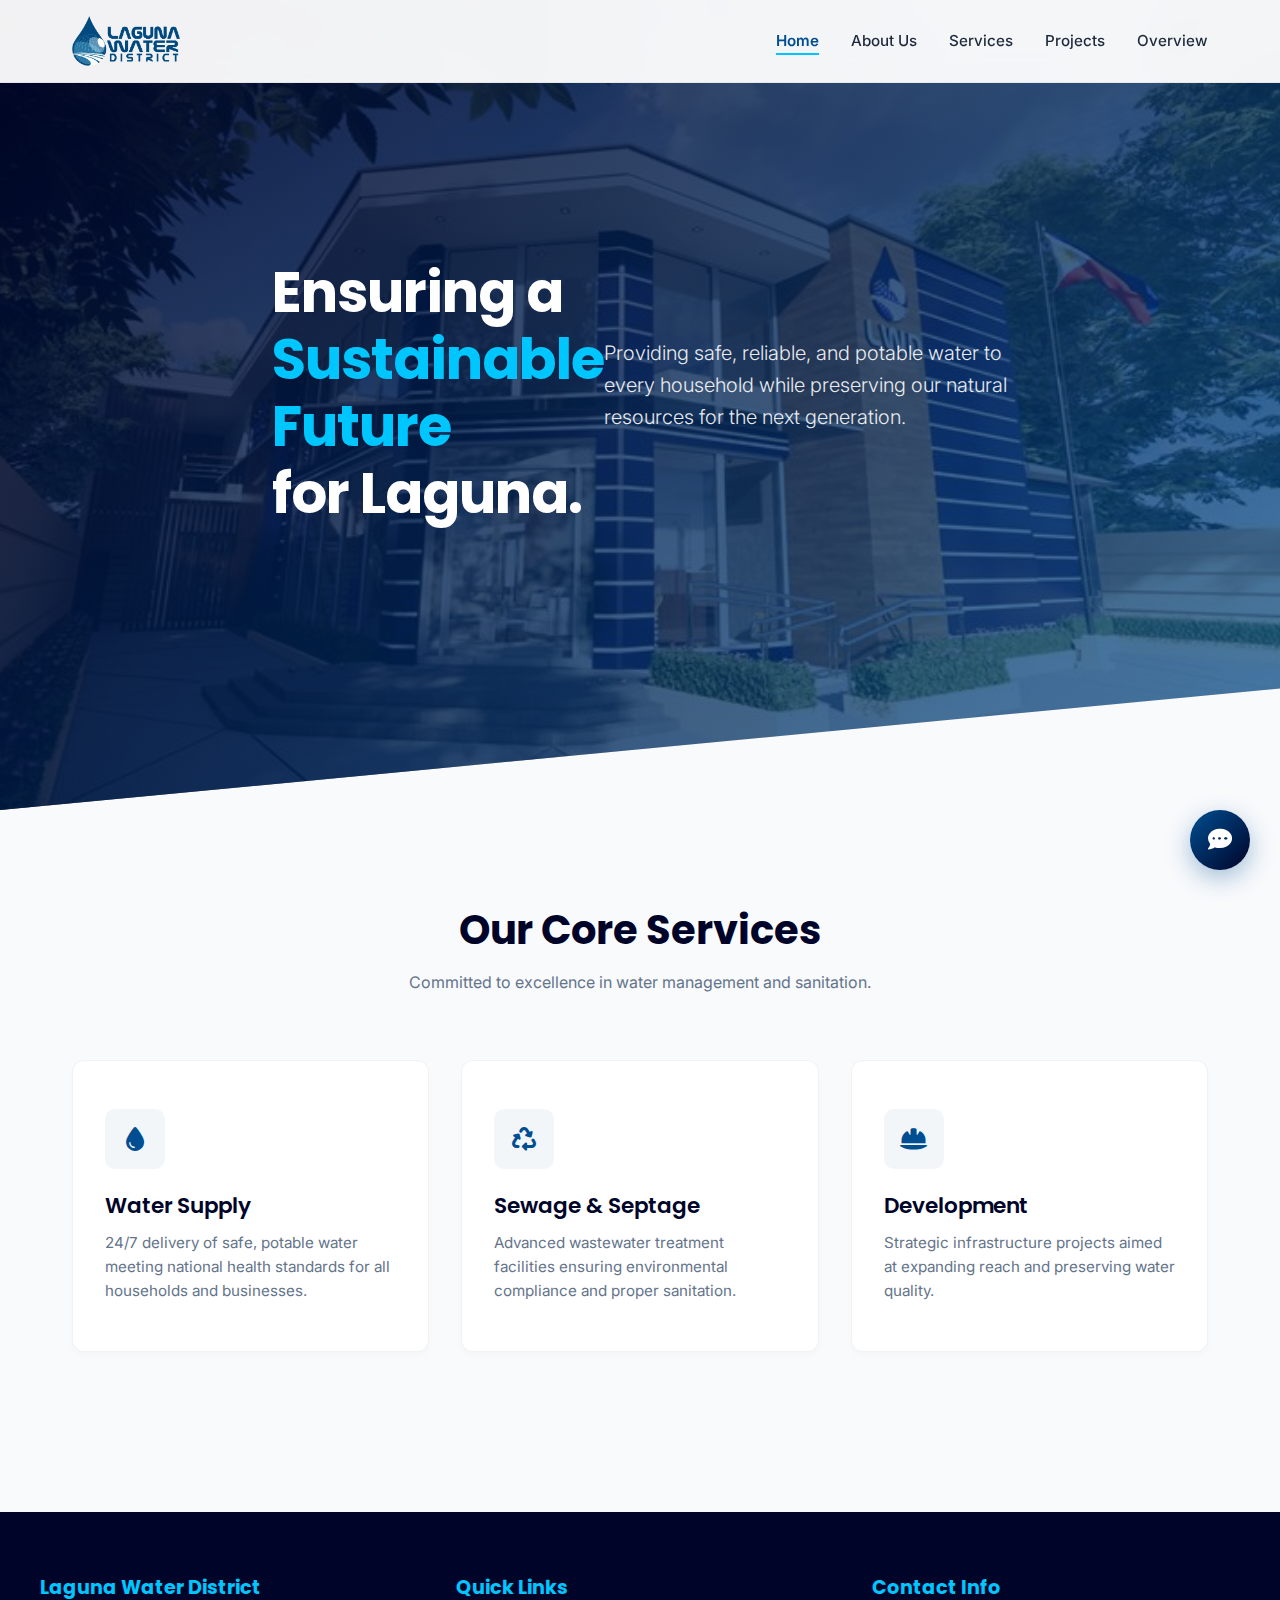
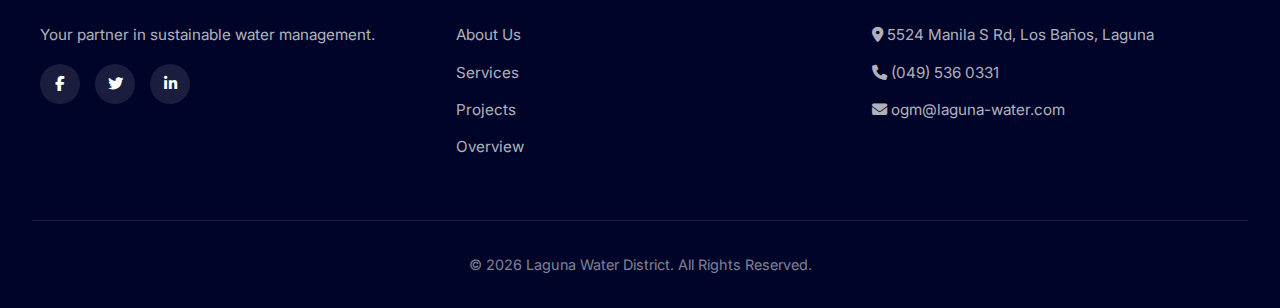
<file: index.html>
<!DOCTYPE html>
<html lang="en">
<head>
    <meta charset="UTF-8">
    <meta name="viewport" content="width=device-width, initial-scale=1.0">
    <title>Laguna Water District - Safe, Reliable, Sustainable</title>
    
    <link rel="preconnect" href="https://fonts.googleapis.com">
    <link rel="preconnect" href="https://fonts.gstatic.com" crossorigin>
    <link href="https://fonts.googleapis.com/css2?family=Inter:wght@300;400;600&family=Poppins:wght@500;700&display=swap" rel="stylesheet">
    
    <link rel="stylesheet" href="https://cdnjs.cloudflare.com/ajax/libs/font-awesome/6.4.0/css/all.min.css">
    <link rel="stylesheet" href="index.css">
    <link rel="stylesheet" href="chat.css">
</head>
<body>

    <header>
        <div class="container">
            <a href="index.html" class="logo">
                <img src="LWDLOGO.png" alt="Laguna Water District Logo">
            </a>
            <div class="menu-toggle"><i class="fa-solid fa-bars"></i></div>
            <nav>
                <ul>
                    <li><a href="index.html" class="active">Home</a></li>
                    <li><a href="about.html">About Us</a></li>
                    <li><a href="services.html">Services</a></li>
                    <li><a href="project.html">Projects</a></li>
                    <li><a href="overview.html">Overview</a></li>
                </ul>
            </nav>
        </div>
    </header>

    <section class="hero">
        <div class="container hero-content">
            <h1>Ensuring a <br><span>Sustainable Future</span> for Laguna.</h1>
            <p>Providing safe, reliable, and potable water to every household while preserving our natural resources for the next generation.</p>
        </div>
    </section>

    <section class="services">
        <div class="section-header">
            <h2>Our Core Services</h2>
            <p>Committed to excellence in water management and sanitation.</p>
        </div>
        
        <div class="grid">
            <div class="card">
                <div class="icon-box">
                    <i class="fa-solid fa-tint"></i>
                </div>
                <h3>Water Supply</h3>
                <p>24/7 delivery of safe, potable water meeting national health standards for all households and businesses.</p>
            </div>

            <div class="card">
                <div class="icon-box">
                    <i class="fa-solid fa-recycle"></i>
                </div>
                <h3>Sewage & Septage</h3>
                <p>Advanced wastewater treatment facilities ensuring environmental compliance and proper sanitation.</p>
            </div>

            <div class="card">
                <div class="icon-box">
                    <i class="fa-solid fa-hard-hat"></i>
                </div>
                <h3>Development</h3>
                <p>Strategic infrastructure projects aimed at expanding reach and preserving water quality.</p>
            </div>
        </div>
    </section>

    <footer>
        <div class="footer-content">
            <div class="footer-col">
                <h4>Laguna Water District</h4>
                <p>Your partner in sustainable water management.</p>
                <div class="socials">
                    <a href="https://www.facebook.com/"><i class="fa-brands fa-facebook-f"></i></a>
                    <a href="https://x.com/"><i class="fa-brands fa-twitter"></i></a>
                    <a href="https://www.linkedin.com/login "><i class="fa-brands fa-linkedin-in"></i></a>
                </div>
            </div>
            <div class="footer-col">
                <h4>Quick Links</h4>
                <a href="about.html">About Us</a>
                <a href="services.html">Services</a>
                <a href="project.html">Projects</a>
                <a href="overview.html">Overview</a>
            </div>
            <div class="footer-col">
                <h4>Contact Info</h4>
                <p><i class="fa-solid fa-location-dot"></i> 5524 Manila S Rd, Los Baños, Laguna</p>
                <p><i class="fa-solid fa-phone"></i> (049) 536 0331</p>
                <p><i class="fa-solid fa-envelope"></i> ogm@laguna-water.com</p>
            </div>
        </div>
        <div class="copyright">
            <p>&copy; 2026 Laguna Water District. All Rights Reserved.</p>
        </div>
    </footer>

    <!-- MODERN CHATBOT UI -->
    <!-- MODERN CHATBOT UI -->
    <div id="chat-bubble" onclick="toggleChat()" title="Chat with LWD Assistant">
        <div class="bubble-icon-bg">
            <i class="fa-solid fa-comment-dots"></i>
        </div>
        <div class="pulse-ring"></div>
    </div>

    <div id="chat-window" class="chat-hidden">
        <div class="chat-header">
            <div class="header-content">
                <div class="bot-avatar">
                    <img src="LWDLOGO.png" alt="LWD Assistant">
                    <span class="online-indicator"></span>
                </div>
                <div class="bot-info">
                    <p class="bot-name">LWD Assistant</p>
                    <p class="bot-status">Online • Ready to help</p>
                </div>
            </div>
            
            <!-- FIXED: Added Header Actions with Trash Button -->
            <div class="header-actions">
                <button class="clear-btn" onclick="clearChat()" title="Clear History">
                    <i class="fa-solid fa-trash-can"></i>
                </button>
                <button class="close-chat" onclick="toggleChat()" title="Close Chat">
                    <i class="fa-solid fa-xmark"></i>
                </button>
            </div>
        </div>
        
        <div id="chat-body" class="chat-body">
            <div class="msg bot">
                Hello! 🌊 I'm your LWD Assistant. How can I assist you with our services today?
            </div>
            <!-- Typing indicator hidden by default -->
            <div id="typing-indicator" class="typing" style="display:none;">Assistant is typing...</div>
        </div>

        <div class="chat-footer">
            <div class="input-container">
                <input type="text" id="chat-input" placeholder="Ask a question..." onkeypress="handleKey(event)">
                <button class="send-btn" onclick="sendMessage()">
                    <i class="fa-solid fa-paper-plane"></i>
                </button>
            </div>
        </div>
    </div>
    
    <!-- SCRIPTS -->
    <script src="chat.js"></script>
    <script>
        const header = document.querySelector('header');
        window.addEventListener('scroll', () => {
            if (window.scrollY > 50) {
                header.classList.add('scrolled');
            } else {
                header.classList.remove('scrolled');
            }
        });
    </script>
</body>
</html>
</file>
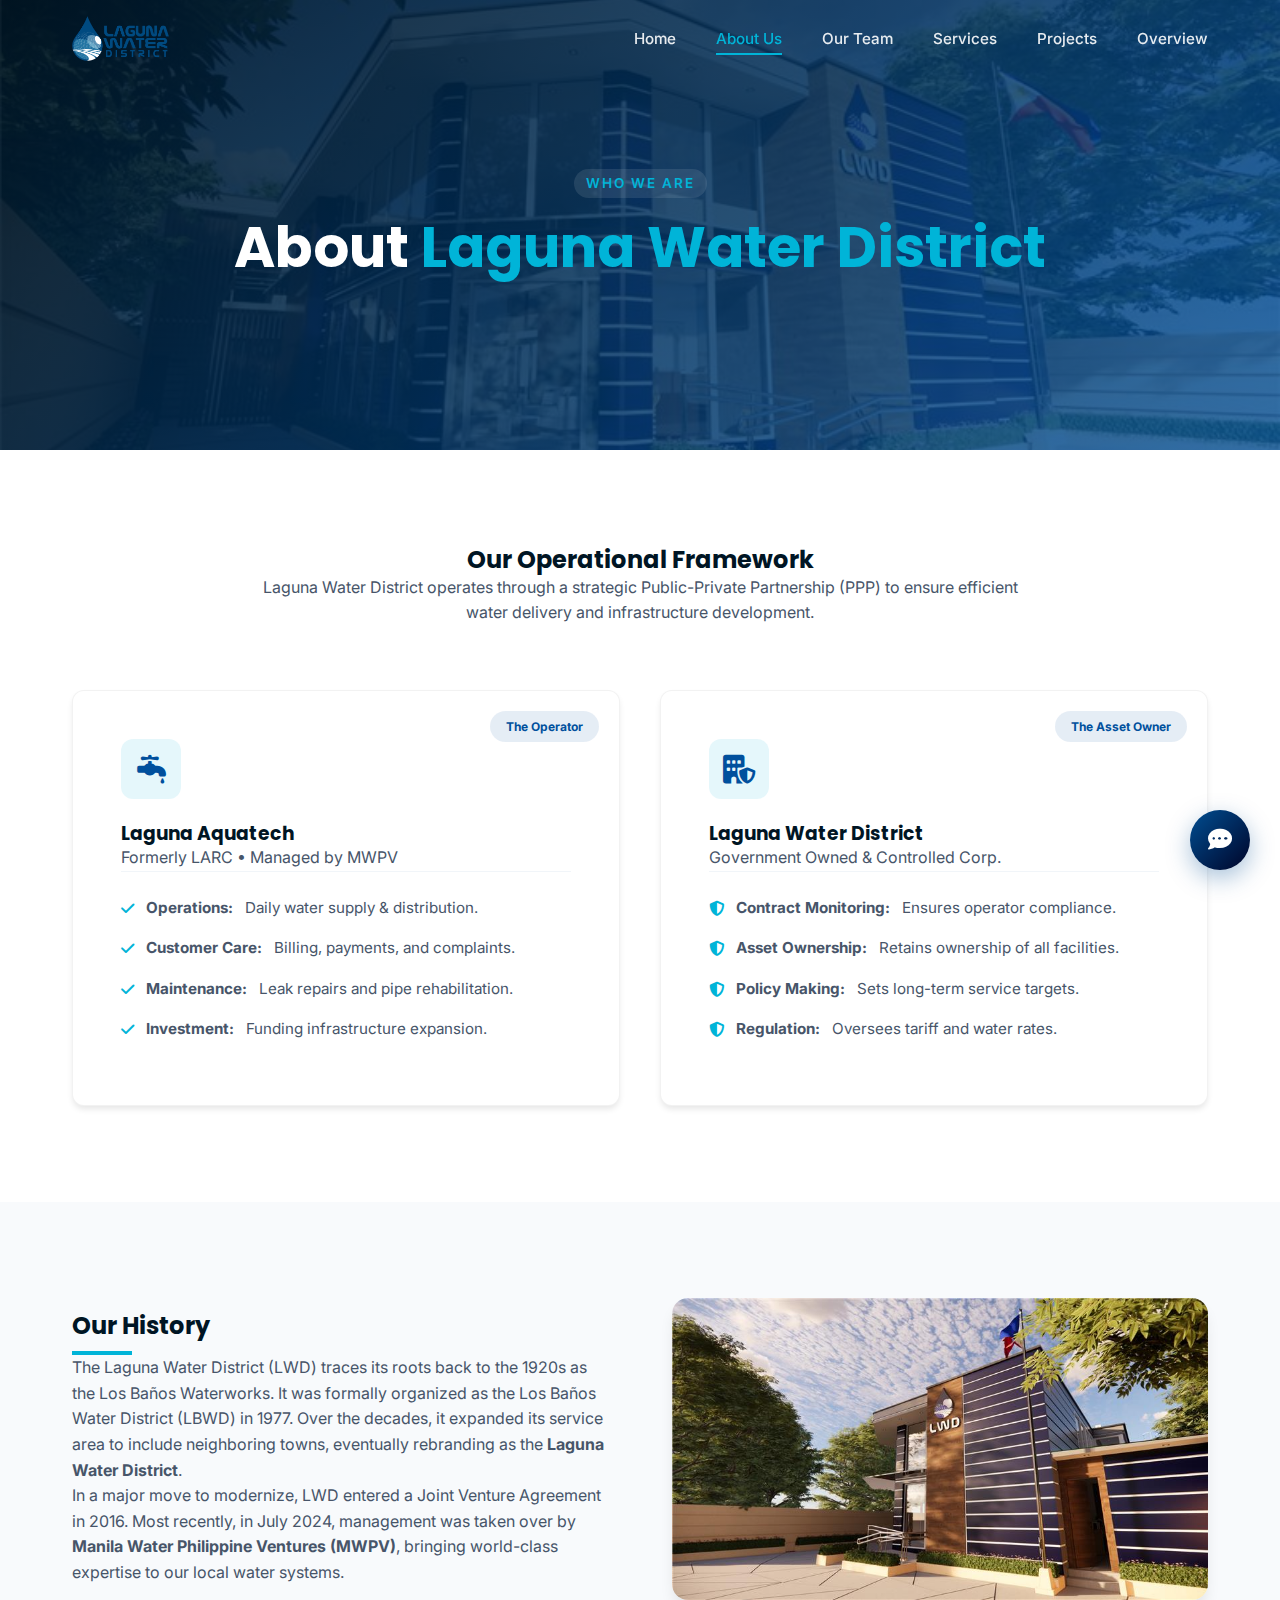
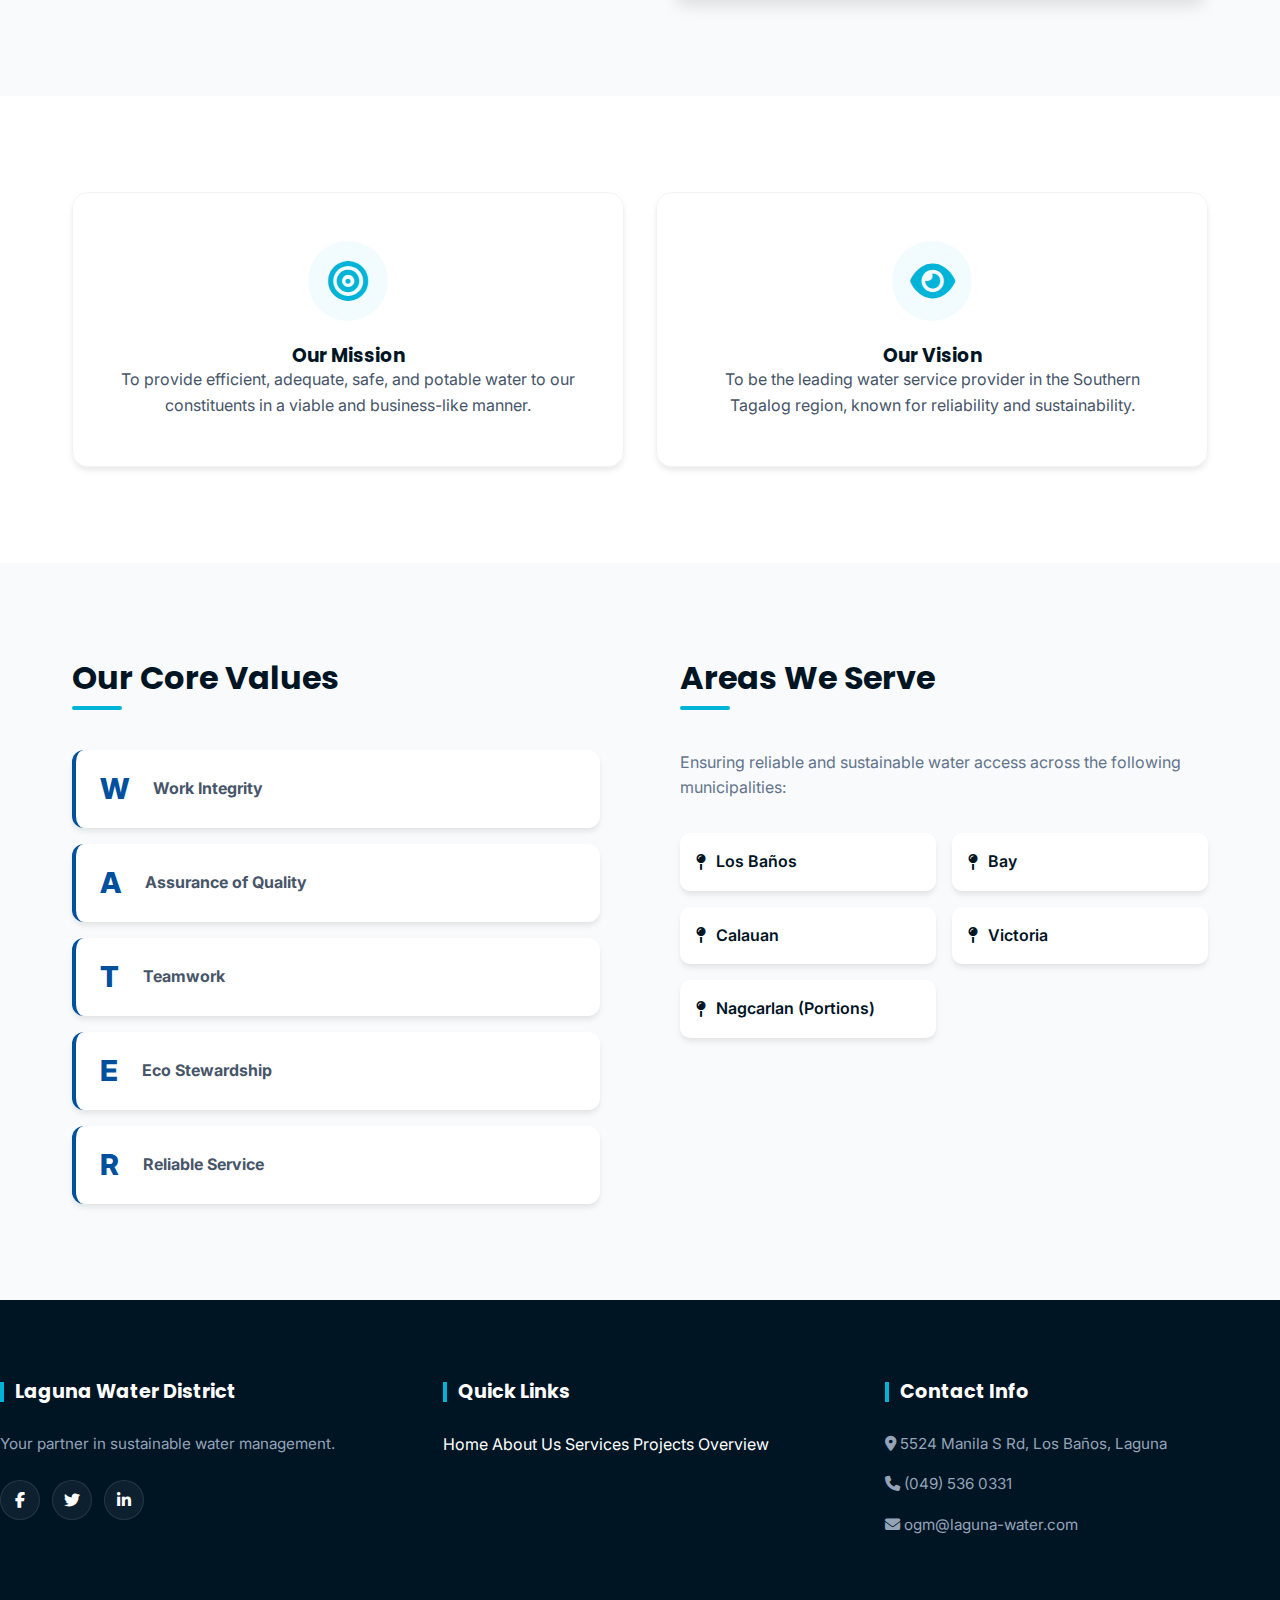
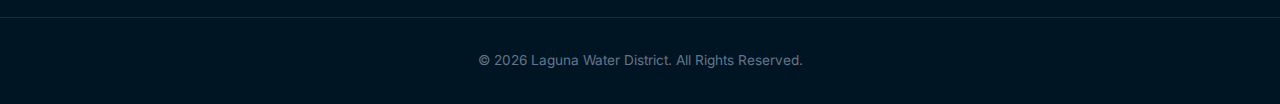
<file: about.html>
<!DOCTYPE html>
<html lang="en">
<head>
    <meta charset="UTF-8">
    <meta name="viewport" content="width=device-width, initial-scale=1.0">
    <title>About Us - Laguna Water District</title>
    
    <link rel="preconnect" href="https://fonts.googleapis.com">
    <link rel="preconnect" href="https://fonts.gstatic.com" crossorigin>
    <link href="https://fonts.googleapis.com/css2?family=Inter:wght@300;400;500;600&family=Poppins:wght@500;700&display=swap" rel="stylesheet">
    
    <link rel="stylesheet" href="https://cdnjs.cloudflare.com/ajax/libs/font-awesome/6.4.0/css/all.min.css">
    
    <link rel="stylesheet" href="about.css">
    <link rel="stylesheet" href="chat.css">
    <link rel="icon" type="image/png" href="LWDLOGO.png">
</head>
<body>

    <header>
        <div class="container">
            <a href="index.html" class="logo">
                <img src="LWDLOGO.png" alt="Laguna Water District Logo">
            </a>
            
            <nav>
                <ul class="nav-links">
                    <li><a href="index.html">Home</a></li>
                    <li><a href="about.html" class="active">About Us</a></li>
                    <li><a href="team.html">Our Team</a></li>
                    <li><a href="services.html">Services</a></li>
                    <li><a href="project.html">Projects</a></li>
                    <li><a href="overview.html">Overview</a></li>
                </ul>
            </nav>

            <div class="menu-toggle"><i class="fa-solid fa-bars"></i></div>
        </div>
    </header>

    <section class="page-header">
        <div class="container">
            <div class="breadcrumb">Who We Are</div>
            <h1>About <span>Laguna Water District</span></h1>
        </div>
    </section>

    <section class="partnership-section">
        <div class="container">
            <div class="partnership-header">
                <h2>Our Operational Framework</h2>
                <p>Laguna Water District operates through a strategic Public-Private Partnership (PPP) to ensure efficient water delivery and infrastructure development.</p>
            </div>
            
            <div class="partnership-grid">
                <div class="partner-card">
                    <div class="partner-badge">The Operator</div>
                    <div class="partner-icon"><i class="fa-solid fa-faucet-drip"></i></div>
                    <h3>Laguna Aquatech</h3>
                    <p class="partner-sub">Formerly LARC • Managed by MWPV</p>
                    <ul class="partner-list">
                        <li><i class="fa-solid fa-check"></i> <strong>Operations:</strong> Daily water supply & distribution.</li>
                        <li><i class="fa-solid fa-check"></i> <strong>Customer Care:</strong> Billing, payments, and complaints.</li>
                        <li><i class="fa-solid fa-check"></i> <strong>Maintenance:</strong> Leak repairs and pipe rehabilitation.</li>
                        <li><i class="fa-solid fa-check"></i> <strong>Investment:</strong> Funding infrastructure expansion.</li>
                    </ul>
                </div>

                <div class="partner-card">
                    <div class="partner-badge">The Asset Owner</div>
                    <div class="partner-icon"><i class="fa-solid fa-building-shield"></i></div>
                    <h3>Laguna Water District</h3>
                    <p class="partner-sub">Government Owned & Controlled Corp.</p>
                    <ul class="partner-list">
                        <li><i class="fa-solid fa-shield-halved"></i> <strong>Contract Monitoring:</strong> Ensures operator compliance.</li>
                        <li><i class="fa-solid fa-shield-halved"></i> <strong>Asset Ownership:</strong> Retains ownership of all facilities.</li>
                        <li><i class="fa-solid fa-shield-halved"></i> <strong>Policy Making:</strong> Sets long-term service targets.</li>
                        <li><i class="fa-solid fa-shield-halved"></i> <strong>Regulation:</strong> Oversees tariff and water rates.</li>
                    </ul>
                </div>
            </div>
        </div>
    </section>

    <section class="history-section">
        <div class="container history-grid">
            <div class="history-content">
                <h2>Our History</h2>
                <p>The Laguna Water District (LWD) traces its roots back to the 1920s as the Los Baños Waterworks. It was formally organized as the Los Baños Water District (LBWD) in 1977. Over the decades, it expanded its service area to include neighboring towns, eventually rebranding as the <strong>Laguna Water District</strong>.</p>
                <p>In a major move to modernize, LWD entered a Joint Venture Agreement in 2016. Most recently, in July 2024, management was taken over by <strong>Manila Water Philippine Ventures (MWPV)</strong>, bringing world-class expertise to our local water systems.</p>
            </div>
            <div class="history-image">
                <img src="b2.png" alt="LWD History and Office">
            </div>
        </div>
    </section>

    <section class="mv-section">
        <div class="container mv-grid">
            <div class="mv-card">
                <div class="mv-icon"><i class="fa-solid fa-bullseye"></i></div>
                <h3>Our Mission</h3>
                <p>To provide efficient, adequate, safe, and potable water to our constituents in a viable and business-like manner.</p>
            </div>
            <div class="mv-card">
                <div class="mv-icon"><i class="fa-solid fa-eye"></i></div>
                <h3>Our Vision</h3>
                <p>To be the leading water service provider in the Southern Tagalog region, known for reliability and sustainability.</p>
            </div>
        </div>
    </section>

    <section class="combined-info-section">
        <div class="container combined-grid">
            
            <div class="values-column">
                <div class="section-title-left">
                    <h2>Our Core Values</h2>
                    <div class="title-line"></div>
                </div>
                <div class="values-compact-list">
                    <div class="value-row">
                        <span class="value-letter">W</span>
                        <div class="value-text"><strong>Work Integrity</strong></div>
                    </div>
                    <div class="value-row">
                        <span class="value-letter">A</span>
                        <div class="value-text"><strong>Assurance of Quality</strong></div>
                    </div>
                    <div class="value-row">
                        <span class="value-letter">T</span>
                        <div class="value-text"><strong>Teamwork</strong></div>
                    </div>
                    <div class="value-row">
                        <span class="value-letter">E</span>
                        <div class="value-text"><strong>Eco Stewardship</strong></div>
                    </div>
                    <div class="value-row">
                        <span class="value-letter">R</span>
                        <div class="value-text"><strong>Reliable Service</strong></div>
                    </div>
                </div>
            </div>

            <div class="service-column">
                <div class="section-title-left">
                    <h2>Areas We Serve</h2>
                    <div class="title-line"></div>
                </div>
                <p class="service-intro">Ensuring reliable and sustainable water access across the following municipalities:</p>
                <div class="scope-grid">
                    <a href="#" class="scope-tag"><i class="fa-solid fa-map-pin"></i> Los Baños</a>
                    <a href="#" class="scope-tag"><i class="fa-solid fa-map-pin"></i> Bay</a>
                    <a href="#" class="scope-tag"><i class="fa-solid fa-map-pin"></i> Calauan</a>
                    <a href="#" class="scope-tag"><i class="fa-solid fa-map-pin"></i> Victoria</a>
                    <a href="#" class="scope-tag"><i class="fa-solid fa-map-pin"></i> Nagcarlan (Portions)</a>
                </div>
            </div>

        </div>
    </section>

    <footer>
        <div class="footer-content">
            <div class="footer-col">
                <h4>Laguna Water District</h4>
                <p>Your partner in sustainable water management.</p>
                <div class="socials">
                    <a href="https://www.facebook.com/"><i class="fa-brands fa-facebook-f"></i></a>
                    <a href="https://x.com/"><i class="fa-brands fa-twitter"></i></a>
                    <a href="https://www.linkedin.com/login "><i class="fa-brands fa-linkedin-in"></i></a>
                </div>
            </div>
            <div class="footer-col">
                <h4>Quick Links</h4>
                <a href="index.html">Home</a>
                <a href="about.html">About Us</a>
                <a href="services.html">Services</a>
                <a href="project.html">Projects</a>
                <a href="overview.html">Overview</a>
            </div>
            <div class="footer-col">
                <h4>Contact Info</h4>
                <p><i class="fa-solid fa-location-dot"></i> 5524 Manila S Rd, Los Baños, Laguna</p>
                <p><i class="fa-solid fa-phone"></i> (049) 536 0331</p>
                <p><i class="fa-solid fa-envelope"></i> ogm@laguna-water.com</p>
            </div>
        </div>
        <div class="copyright">
            <p>© 2026 Laguna Water District. All Rights Reserved.</p>
        </div>
    </footer>

    <script src="chat.js"></script>
    <script src="chat-loader.js"></script>

    <script>
        const header = document.querySelector('header');
        const menuToggle = document.querySelector('.menu-toggle');
        const navUl = document.querySelector('nav ul');

        window.addEventListener('scroll', () => {
            if (window.scrollY > 50) {
                header.classList.add('scrolled');
            } else {
                header.classList.remove('scrolled');
            }
        });

        menuToggle.addEventListener('click', () => {
            navUl.classList.toggle('active');
            const icon = menuToggle.querySelector('i');
            
            if (navUl.classList.contains('active')) {
                icon.classList.remove('fa-bars');
                icon.classList.add('fa-xmark');
                header.style.background = "#fff";
                header.querySelectorAll('a, i').forEach(el => el.style.color = "#001524");
            } else {
                icon.classList.remove('fa-xmark');
                icon.classList.add('fa-bars');
                if(window.scrollY < 50) {
                    header.style.background = "transparent";
                    header.removeAttribute('style');
                }
            }
        });
    </script>
</body>
</html>
</file>
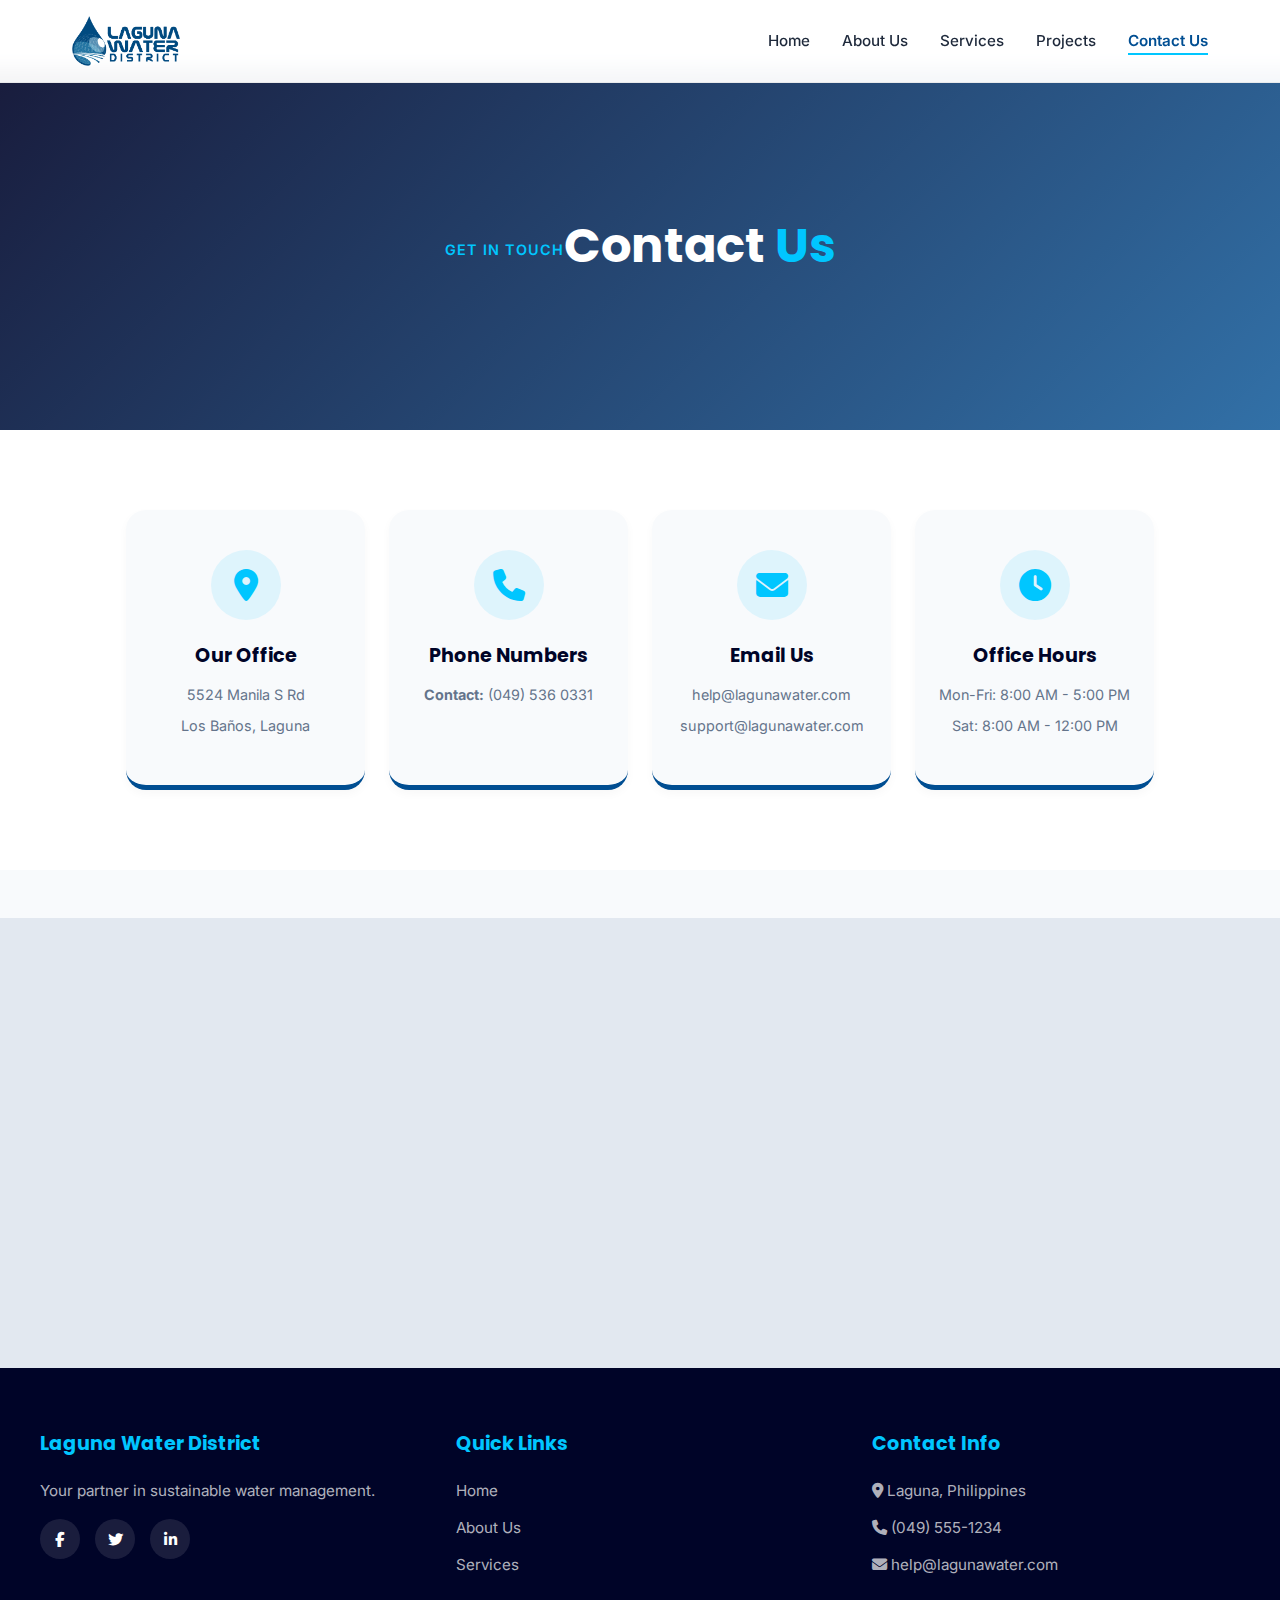
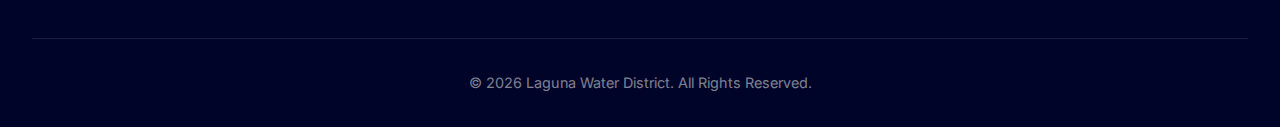
<file: contacts.html>
<!DOCTYPE html>
<html lang="en">
<head>
    <meta charset="UTF-8">
    <meta name="viewport" content="width=device-width, initial-scale=1.0">
    <title>Contact Us - Laguna Water District</title>
    
    <link rel="preconnect" href="https://fonts.googleapis.com">
    <link rel="preconnect" href="https://fonts.gstatic.com" crossorigin>
    <link href="https://fonts.googleapis.com/css2?family=Inter:wght@300;400;600&family=Poppins:wght@500;700&display=swap" rel="stylesheet">
    
    <link rel="stylesheet" href="https://cdnjs.cloudflare.com/ajax/libs/font-awesome/6.4.0/css/all.min.css">

    <style>
        /* --- 1. Variables & Reset --- */
        :root {
            --primary: #004e92;      
            --secondary: #000428;    
            --accent: #00c6ff;       
            --text-dark: #1e293b;
            --text-light: #64748b;
            --white: #ffffff;
            --glass: rgba(255, 255, 255, 0.95);
            --shadow: 0 10px 30px rgba(0, 78, 146, 0.15);
            --transition: all 0.3s ease;
        }

        * {
            box-sizing: border-box;
            margin: 0;
            padding: 0;
        }

        body {
            font-family: 'Inter', sans-serif;
            color: var(--text-dark);
            background-color: #f8fafc;
            overflow-x: hidden;
            line-height: 1.6;
        }

        h1, h2, h3, h4 {
            font-family: 'Poppins', sans-serif;
            font-weight: 700;
            line-height: 1.2;
        }

        a { text-decoration: none; color: inherit; }
        ul { list-style: none; }

        /* --- 2. Header --- */
        header {
            position: fixed;
            top: 0;
            width: 100%;
            z-index: 1000;
            background: var(--glass);
            backdrop-filter: blur(10px);
            border-bottom: 1px solid rgba(0,0,0,0.05);
            padding: 1rem 0;
            transition: var(--transition);
        }

        .container {
            max-width: 1200px;
            margin: 0 auto;
            padding: 0 2rem;
            display: flex;
            align-items: center;
            justify-content: space-between;
        }

        /* Updated Logo Styles */
        .logo {
            display: flex;
            align-items: center;
        }

        .logo img {
            height: 50px;
            width: auto;
            object-fit: contain;
        }

        nav ul {
            display: flex;
            gap: 2rem;
        }

        nav a {
            font-weight: 500;
            font-size: 0.95rem;
            color: var(--text-dark);
            position: relative;
            padding: 5px 0;
            transition: var(--transition);
        }

        nav a::after {
            content: '';
            position: absolute;
            width: 0;
            height: 2px;
            bottom: 0;
            left: 0;
            background: var(--accent);
            transition: var(--transition);
        }

        nav a:hover::after { width: 100%; }
        nav a:hover { color: var(--primary); }

        /* ACTIVE STATE STYLE */
        nav a.active::after {
            width: 100%;
        }
        nav a.active {
            color: var(--primary);
            font-weight: 600;
        }

        .btn-nav {
            background: var(--primary);
            color: var(--white);
            padding: 0.6rem 1.5rem;
            border-radius: 50px;
            font-weight: 600;
            transition: var(--transition);
        }

        .btn-nav:hover {
            background: var(--accent);
            transform: translateY(-2px);
            box-shadow: 0 4px 15px rgba(0, 198, 255, 0.4);
            color: var(--secondary);
        }
        
        .menu-toggle { display: none; font-size: 1.5rem; cursor: pointer; color: var(--primary); }

        /* --- 3. Page Header --- */
        .page-header {
            background: linear-gradient(135deg, rgba(0, 4, 40, 0.9) 0%, rgba(0, 78, 146, 0.8) 100%),
                        url('https://lagunawater.com.ph/storage/blogs/5d35619978ed0904ab7832c2/article_image.jpg') center/cover;
            height: 40vh;
            display: flex;
            align-items: center;
            justify-content: center;
            color: var(--white);
            margin-top: 70px;
            text-align: center;
        }

        /* Animation & Effect Styles */
        .page-header .container {
            animation: fadeInUp 1s ease-out;
        }

        .page-header h1 {
            font-size: 3rem;
            margin-bottom: 0.5rem;
        }

        .page-header h1 span {
            color: var(--accent);
            display: inline-block;
        }

        .breadcrumb {
            color: var(--accent);
            font-size: 0.9rem;
            text-transform: uppercase;
            letter-spacing: 1px;
            font-weight: 600;
        }

        /* --- 4. Contact Section --- */
        .contact-section {
            padding: 5rem 0;
            background: var(--white);
        }

        .contact-grid {
            display: grid;
            grid-template-columns: repeat(4, 1fr); 
            gap: 1.5rem;
            max-width: 1200px;
            margin: 0 auto; 
            padding: 0 1rem;
        }

        /* Info Cards */
        .info-card {
            background: #f8fafc;
            padding: 2.5rem 1.5rem;
            border-radius: 20px;
            text-align: center;
            border-bottom: 5px solid var(--primary);
            box-shadow: 0 4px 10px rgba(0,0,0,0.03);
            transition: var(--transition);
            height: 100%;
            display: flex;
            flex-direction: column;
            justify-content: flex-start;
        }

        .info-card:hover {
            transform: translateY(-5px);
            background: var(--white);
            box-shadow: var(--shadow);
        }

        .info-icon {
            font-size: 2rem;
            color: var(--accent);
            margin-bottom: 1.5rem;
            background: rgba(0, 198, 255, 0.1);
            width: 70px;
            height: 70px;
            display: flex;
            align-items: center;
            justify-content: center;
            border-radius: 50%;
            margin-left: auto;
            margin-right: auto;
        }

        .info-card h3 {
            font-size: 1.2rem;
            color: var(--secondary);
            margin-bottom: 1rem;
        }

        .info-card p {
            color: var(--text-light);
            font-size: 0.9rem;
            margin-bottom: 0.5rem;
        }

        /* --- 5. Map Section --- */
        .map-section {
            height: 450px;
            background: #e2e8f0;
            width: 100%;
            margin-top: 3rem;
        }

        .map-section iframe {
            width: 100%;
            height: 100%;
            border: 0;
            filter: grayscale(20%) contrast(1.2); 
        }

        /* --- Footer --- */
        footer {
            background: var(--secondary);
            color: var(--white);
            padding: 4rem 2rem 2rem;
        }

        .footer-content {
            max-width: 1200px;
            margin: 0 auto;
            display: grid;
            grid-template-columns: repeat(auto-fit, minmax(250px, 1fr));
            gap: 3rem;
            margin-bottom: 3rem;
        }

        .footer-col h4 { color: var(--accent); margin-bottom: 1.5rem; font-size: 1.2rem; }
        .footer-col p, .footer-col a { color: rgba(255,255,255,0.7); margin-bottom: 0.8rem; display: block; font-size: 0.95rem; }
        .footer-col a:hover { color: var(--accent); padding-left: 5px; }
        .socials { display: flex; gap: 15px; margin-top: 1rem; }
        .socials a { width: 40px; height: 40px; background: rgba(255,255,255,0.1); display: flex; align-items: center; justify-content: center; border-radius: 50%; color: var(--white); }
        .socials a:hover { background: var(--accent); color: var(--secondary); }
        .copyright { text-align: center; padding-top: 2rem; border-top: 1px solid rgba(255,255,255,0.1); font-size: 0.9rem; color: rgba(255,255,255,0.5); }

        /* Animation Keyframes */
        @keyframes fadeInUp {
            from { opacity: 0; transform: translateY(20px); }
            to { opacity: 1; transform: translateY(0); }
        }

        /* --- Responsiveness --- */
        @media (max-width: 1024px) {
            .contact-grid {
                grid-template-columns: repeat(2, 1fr);
            }
        }
        
        @media (max-width: 768px) {
            .menu-toggle { display: block; }
            nav ul { display: none; }
            .page-header h1 { font-size: 2rem; }
        }

        @media (max-width: 600px) {
            .contact-grid {
                grid-template-columns: 1fr;
            }
        }
    </style>
</head>
<body>

    <header>
        <div class="container">
            <a href="index.html" class="logo">
                <img src="LWDLOGO.png" alt="Laguna Water District Logo">
            </a>
            <div class="menu-toggle"><i class="fa-solid fa-bars"></i></div>
            <nav>
                <ul>
                    <li><a href="index.html">Home</a></li>
                    <li><a href="about.html">About Us</a></li>
                    <li><a href="services.html">Services</a></li>
                    <li><a href="project.html">Projects</a></li>
                    <li><a href="contacts.html" class="active">Contact Us</a></li>
                </ul>
            </nav>
        </div>
    </header>

    <section class="page-header">
        <div class="container">
            <div class="breadcrumb">Get In Touch</div>
            <h1>Contact <span>Us</span></h1>
        </div>
    </section>

    <section class="contact-section">
        <div class="container">
            <div class="contact-grid">
                
                <div class="info-card">
                    <div class="info-icon"><i class="fa-solid fa-location-dot"></i></div>
                    <h3>Our Office</h3>
                    <p>5524 Manila S Rd</p>
                    <p>Los Baños, Laguna</p>
                </div>
                
                <div class="info-card">
                    <div class="info-icon"><i class="fa-solid fa-phone"></i></div>
                    <h3>Phone Numbers</h3>
                    <p><strong>Contact:</strong> (049) 536 0331</p>
                </div>
                
                <div class="info-card">
                    <div class="info-icon"><i class="fa-solid fa-envelope"></i></div>
                    <h3>Email Us</h3>
                    <p>help@lagunawater.com</p>
                    <p>support@lagunawater.com</p>
                </div>

                <div class="info-card">
                    <div class="info-icon"><i class="fa-solid fa-clock"></i></div>
                    <h3>Office Hours</h3>
                    <p>Mon-Fri: 8:00 AM - 5:00 PM</p>
                    <p>Sat: 8:00 AM - 12:00 PM</p>
                </div>

            </div>
        </div>
    </section>

    <section class="map-section">
        <iframe src="https://www.google.com/maps/embed?pb=!1m18!1m12!1m3!1d61895.84581708605!2d121.20641178657644!3d14.17066928812423!2m3!1f0!2f0!3f0!3m2!1i1024!2i768!4f13.1!3m3!1m2!1s0x33bd5a4841c7b897%3A0x6a0c0b31e0b0e50!2sLos%20Ba%C3%B1os%2C%20Laguna!5e0!3m2!1sen!2sph!4v1707000000000!5m2!1sen!2sph" allowfullscreen="" loading="lazy" referrerpolicy="no-referrer-when-downgrade"></iframe>
    </section>

    <footer>
        <div class="footer-content">
            <div class="footer-col">
                <h4>Laguna Water District</h4>
                <p>Your partner in sustainable water management.</p>
                <div class="socials">
                    <a href="https://www.facebook.com/"><i class="fa-brands fa-facebook-f"></i></a>
                    <a href="https://x.com/"><i class="fa-brands fa-twitter"></i></a>
                    <a href="https://www.linkedin.com/login"><i class="fa-brands fa-linkedin-in"></i></a>
                </div>
            </div>
            <div class="footer-col">
                <h4>Quick Links</h4>
                <a href="index.html">Home</a>
                <a href="about.html">About Us</a>
                <a href="services.html">Services</a>
            </div>
            <div class="footer-col">
                <h4>Contact Info</h4>
                <p><i class="fa-solid fa-location-dot"></i> Laguna, Philippines</p>
                <p><i class="fa-solid fa-phone"></i> (049) 555-1234</p>
                <p><i class="fa-solid fa-envelope"></i> help@lagunawater.com</p>
            </div>
        </div>
        <div class="copyright">
            <p>© 2026 Laguna Water District. All Rights Reserved.</p>
        </div>
    </footer>

</body>
</html>
</file>
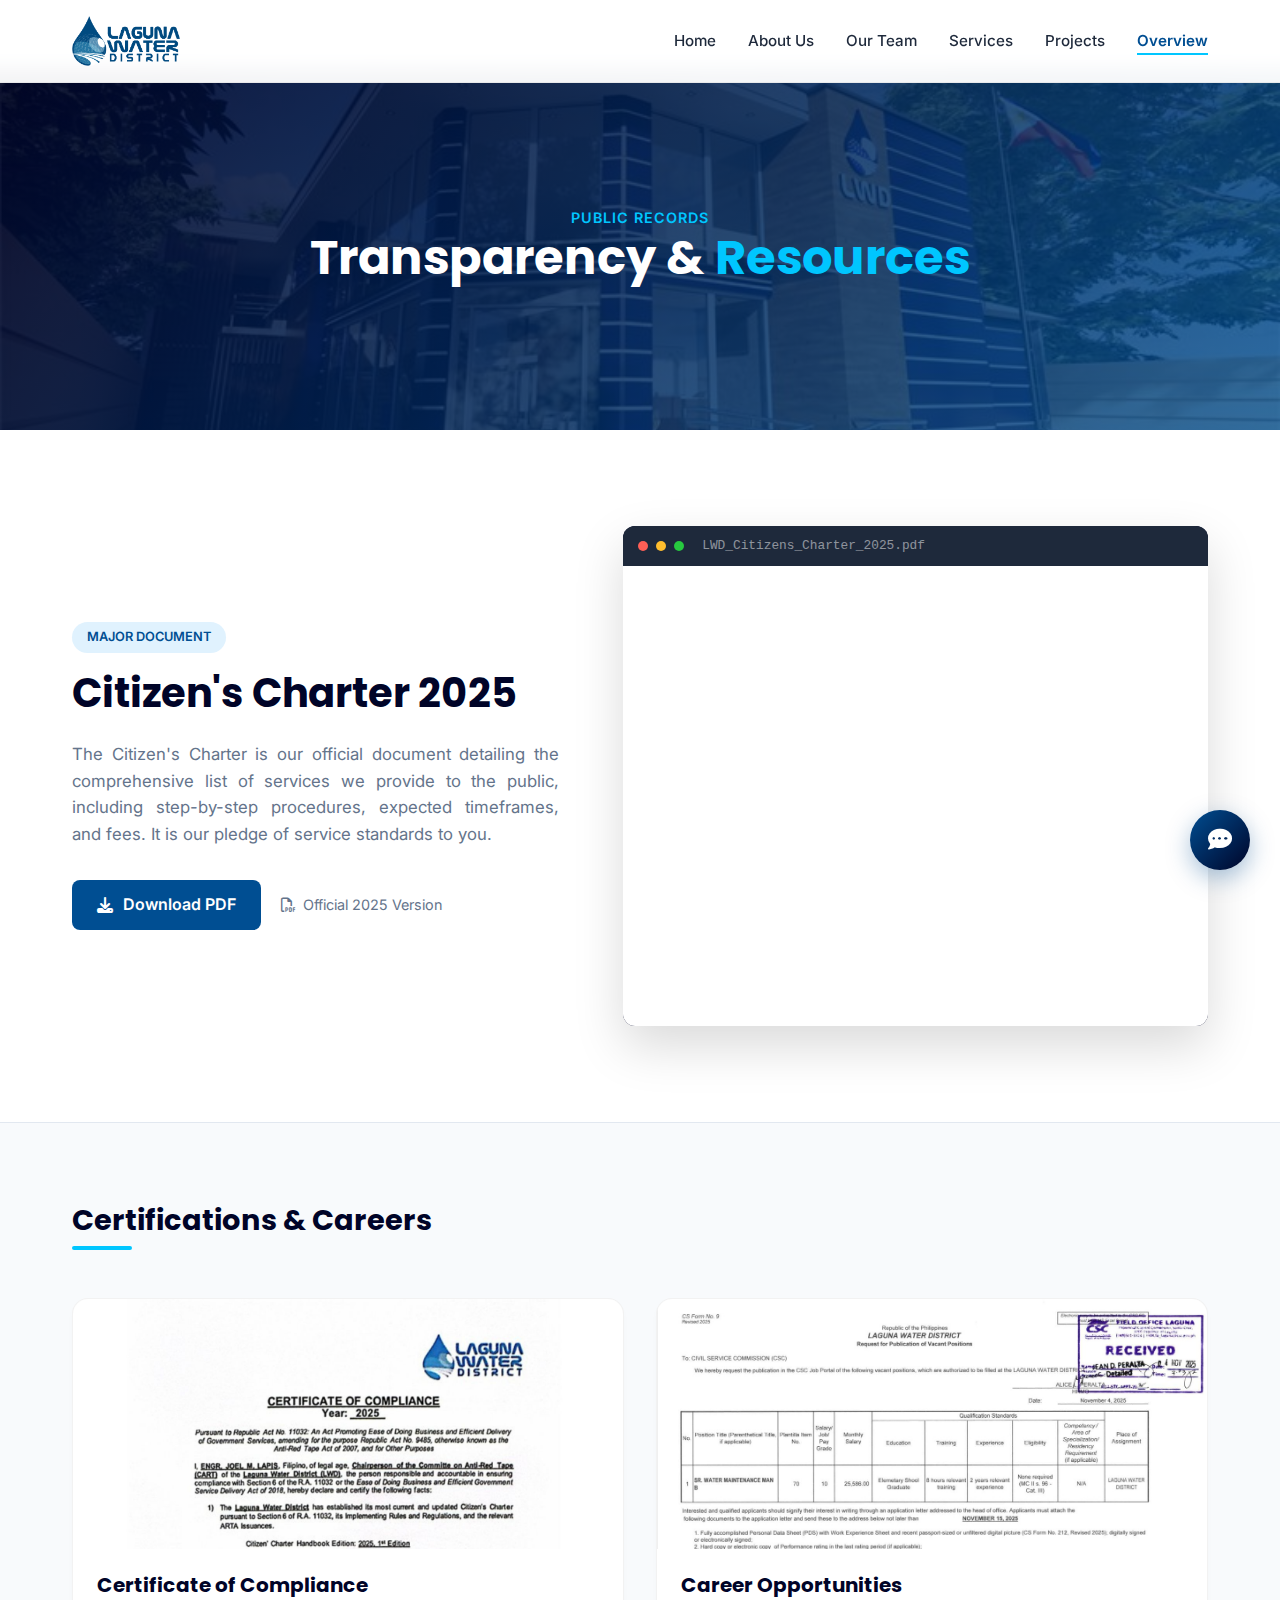
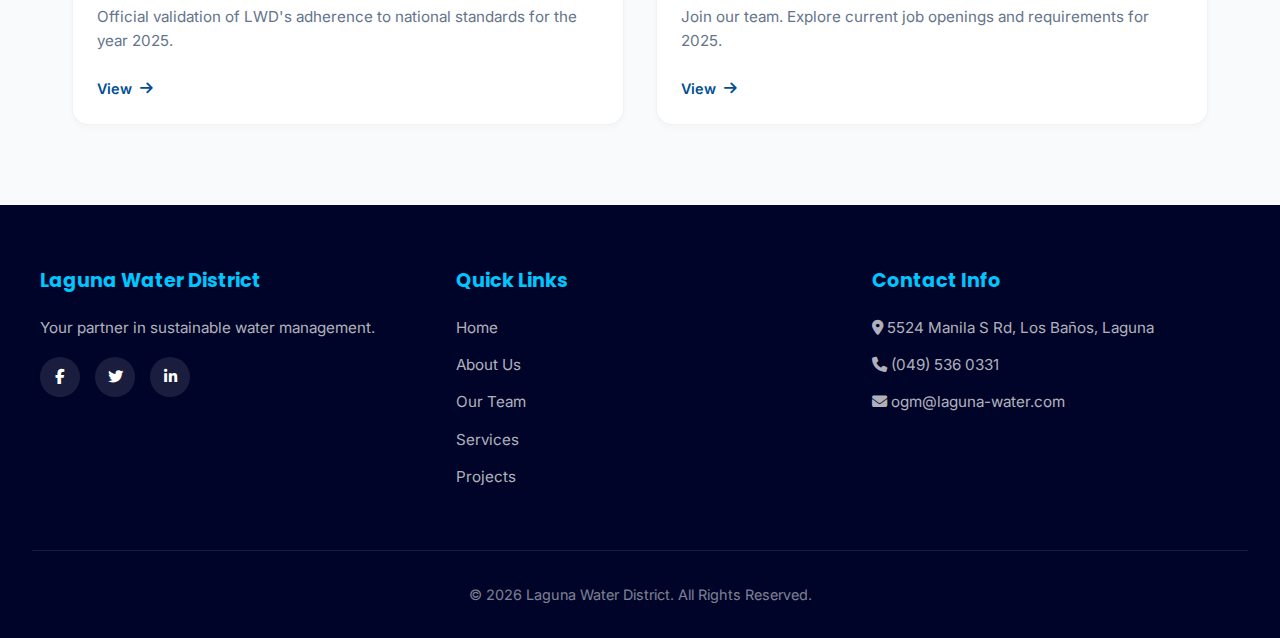
<file: overview.html>
<!DOCTYPE html>
<html lang="en">
<head>
    <meta charset="UTF-8">
    <meta name="viewport" content="width=device-width, initial-scale=1.0">
    <title>Overview - Laguna Water District</title>
    
    <link rel="preconnect" href="https://fonts.googleapis.com">
    <link rel="preconnect" href="https://fonts.gstatic.com" crossorigin>
    <link href="https://fonts.googleapis.com/css2?family=Inter:wght@300;400;500;600&family=Poppins:wght@500;700&display=swap" rel="stylesheet">
    
    <link rel="stylesheet" href="https://cdnjs.cloudflare.com/ajax/libs/font-awesome/6.4.0/css/all.min.css">
    <link rel="stylesheet" href="overview.css">
    <link rel="stylesheet" href="chat.css">
    <link rel="icon" type="image/png" href="LWDLOGO.png">
</head>
<body>

    <header>
        <div class="container">
            <a href="index.html" class="logo">
                <img src="LWDLOGO.png" alt="Laguna Water District Logo">
            </a>
            
            <nav>
                <ul class="nav-links">
                    <li><a href="index.html">Home</a></li>
                    <li><a href="about.html">About Us</a></li>
                    <li><a href="team.html">Our Team</a></li>
                    <li><a href="services.html">Services</a></li>
                    <li><a href="project.html">Projects</a></li>
                    <li><a href="overview.html" class="active">Overview</a></li>
                </ul>
            </nav>

            <div class="menu-toggle"><i class="fa-solid fa-bars"></i></div>
        </div>
    </header>

    <section class="page-header">
        <div class="container">
            <div class="breadcrumb">Public Records</div>
            <h1>Transparency & <span>Resources</span></h1>
        </div>
    </section>

    <section class="charter-section">
        <div class="container">
            <div class="charter-wrapper">
                <div class="charter-info">
                    <span class="tag">Major Document</span>
                    <h2>Citizen's Charter 2025</h2>
                    <p>The Citizen's Charter is our official document detailing the comprehensive list of services we provide to the public, including step-by-step procedures, expected timeframes, and fees. It is our pledge of service standards to you.</p>
                    
                    <div class="charter-actions">
                        <a href="2025 Citizen's Charter.pdf" download class="btn-download">
                            <i class="fa-solid fa-download"></i> Download PDF
                        </a>
                        <div class="meta-info">
                            <i class="fa-regular fa-file-pdf"></i> Official 2025 Version
                        </div>
                    </div>
                </div>
                
                <div class="pdf-viewer-card">
                    <div class="pdf-header">
                        <span class="dot red"></span>
                        <span class="dot yellow"></span>
                        <span class="dot green"></span>
                        <span class="browser-title">LWD_Citizens_Charter_2025.pdf</span>
                    </div>
                    <iframe src="2025 Citizen's Charter.pdf#toolbar=0&navpanes=0&scrollbar=1" type="application/pdf">
                        <p>Your browser does not support PDFs. <a href="2025 Citizen's Charter.pdf">Download here</a>.</p>
                    </iframe>
                </div>
            </div>
        </div>
    </section>

    <section class="resources-section">
        <div class="container">
            <div class="section-title">
                <h3>Certifications & Careers</h3>
                <div class="line"></div>
            </div>

            <div class="resources-grid">
                
                <div class="resource-card" onclick="openModal(this.querySelector('.source-img'))">
                    <div class="card-thumb">
                        <img src="certificate of compliance year 2025.jpg" alt="Certificate of Compliance Year 2025" class="source-img">
                        <div class="overlay">
                            <i class="fa-solid fa-expand"></i>
                        </div>
                    </div>
                    <div class="card-body">
                        <h4>Certificate of Compliance</h4>
                        <p>Official validation of LWD's adherence to national standards for the year 2025.</p>
                        <span class="link-text">View <i class="fa-solid fa-arrow-right"></i></span>
                    </div>
                </div>

                <div class="resource-card" onclick="openModal(this.querySelector('.source-img'))">
                    <div class="card-thumb">
                        <img src="career opportunities.jpg" alt="Career Opportunities" class="source-img">
                        <div class="overlay">
                            <i class="fa-solid fa-expand"></i>
                        </div>
                    </div>
                    <div class="card-body">
                        <h4>Career Opportunities</h4>
                        <p>Join our team. Explore current job openings and requirements for 2025.</p>
                        <span class="link-text">View <i class="fa-solid fa-arrow-right"></i></span>
                    </div>
                </div>

            </div>
        </div>
    </section>

    <div id="myModal" class="modal">
        <span class="close" onclick="closeModal()">&times;</span>
        <img class="modal-content" id="img01">
        <div id="caption"></div>
    </div>

    <footer>
        <div class="footer-content">
            <div class="footer-col">
                <h4>Laguna Water District</h4>
                <p>Your partner in sustainable water management.</p>
                <div class="socials">
                    <a href="https://www.facebook.com/"><i class="fa-brands fa-facebook-f"></i></a>
                    <a href="https://x.com/"><i class="fa-brands fa-twitter"></i></a>
                    <a href="https://www.linkedin.com/login "><i class="fa-brands fa-linkedin-in"></i></a>
                </div>
            </div>
            <div class="footer-col">
                <h4>Quick Links</h4>
                <a href="index.html">Home</a>
                <a href="about.html">About Us</a>
                <a href="team.html">Our Team</a>
                <a href="services.html">Services</a>
                <a href="project.html">Projects</a>
            </div>
            <div class="footer-col">
                <h4>Contact Info</h4>
                <p><i class="fa-solid fa-location-dot"></i> 5524 Manila S Rd, Los Baños, Laguna</p>
                <p><i class="fa-solid fa-phone"></i> (049) 536 0331</p>
                <p><i class="fa-solid fa-envelope"></i> ogm@laguna-water.com</p>
            </div>
        </div>
        <div class="copyright">
            <p>© 2026 Laguna Water District. All Rights Reserved.</p>
        </div>
    </footer>

    <script src="chat.js"></script>
    <script src="chat-loader.js"></script>
    <script>
        // Modal Logic
        var modal = document.getElementById("myModal");
        var modalImg = document.getElementById("img01");
        var captionText = document.getElementById("caption");

        function openModal(element) {
            modal.style.display = "block";
            modalImg.src = element.src;
            captionText.innerHTML = element.alt;
        }

        function closeModal() {
            modal.style.display = "none";
        }

        window.onclick = function(event) {
            if (event.target == modal) {
                modal.style.display = "none";
            }
        }

        // Header Scroll & Mobile Menu Logic
        const header = document.querySelector('header');
        const menuToggle = document.querySelector('.menu-toggle');
        const navUl = document.querySelector('nav ul');

        window.addEventListener('scroll', () => {
            if (window.scrollY > 50) {
                header.classList.add('scrolled');
            } else {
                header.classList.remove('scrolled');
            }
        });

        menuToggle.addEventListener('click', () => {
            navUl.classList.toggle('active');
            const icon = menuToggle.querySelector('i');
            
            if (navUl.classList.contains('active')) {
                icon.classList.remove('fa-bars');
                icon.classList.add('fa-xmark');
                // Force white background header when menu is open on mobile
                header.style.background = "#fff";
                header.querySelectorAll('a, i').forEach(el => el.style.color = "#001524");
            } else {
                icon.classList.remove('fa-xmark');
                icon.classList.add('fa-bars');
                // Reset styling logic
                if(window.scrollY < 50) {
                    header.style.background = "transparent";
                    header.removeAttribute('style'); // Allow CSS to take over again
                }
            }
        });
    </script>

</body>
</html>
</file>
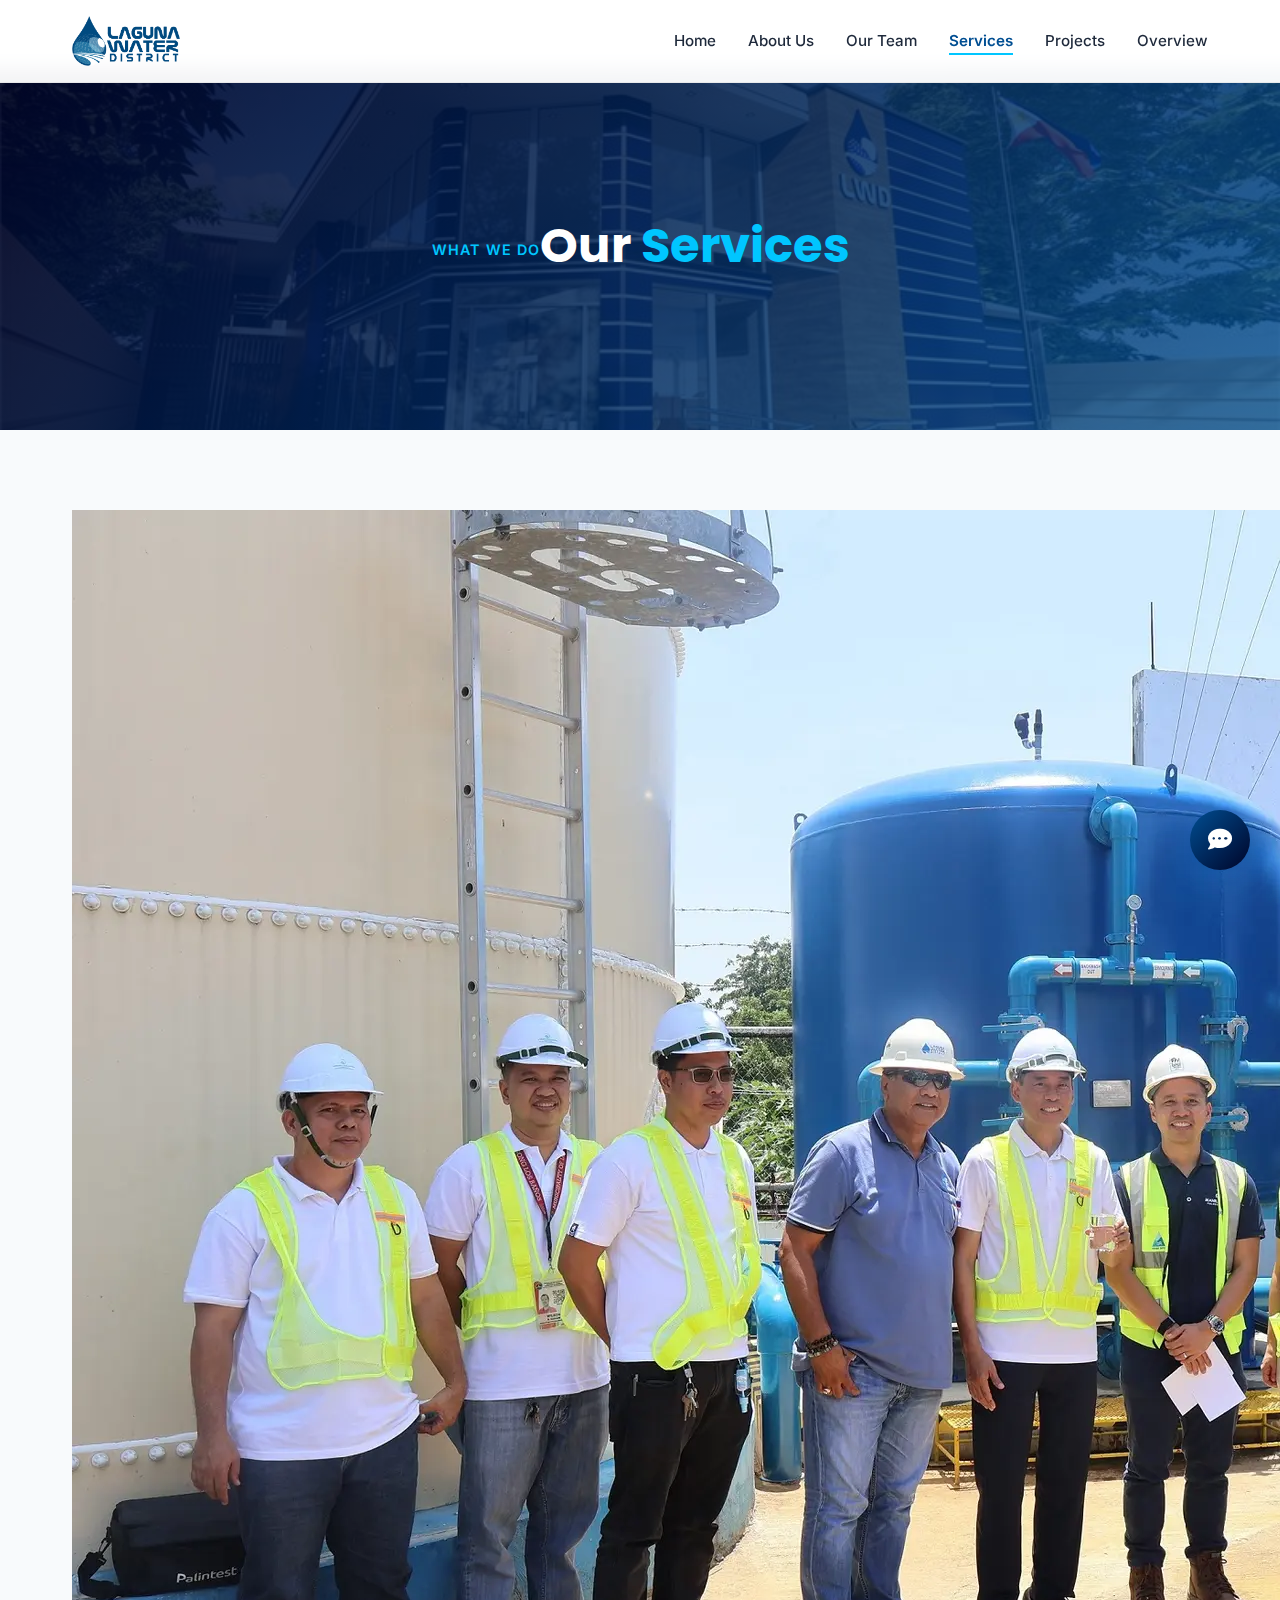
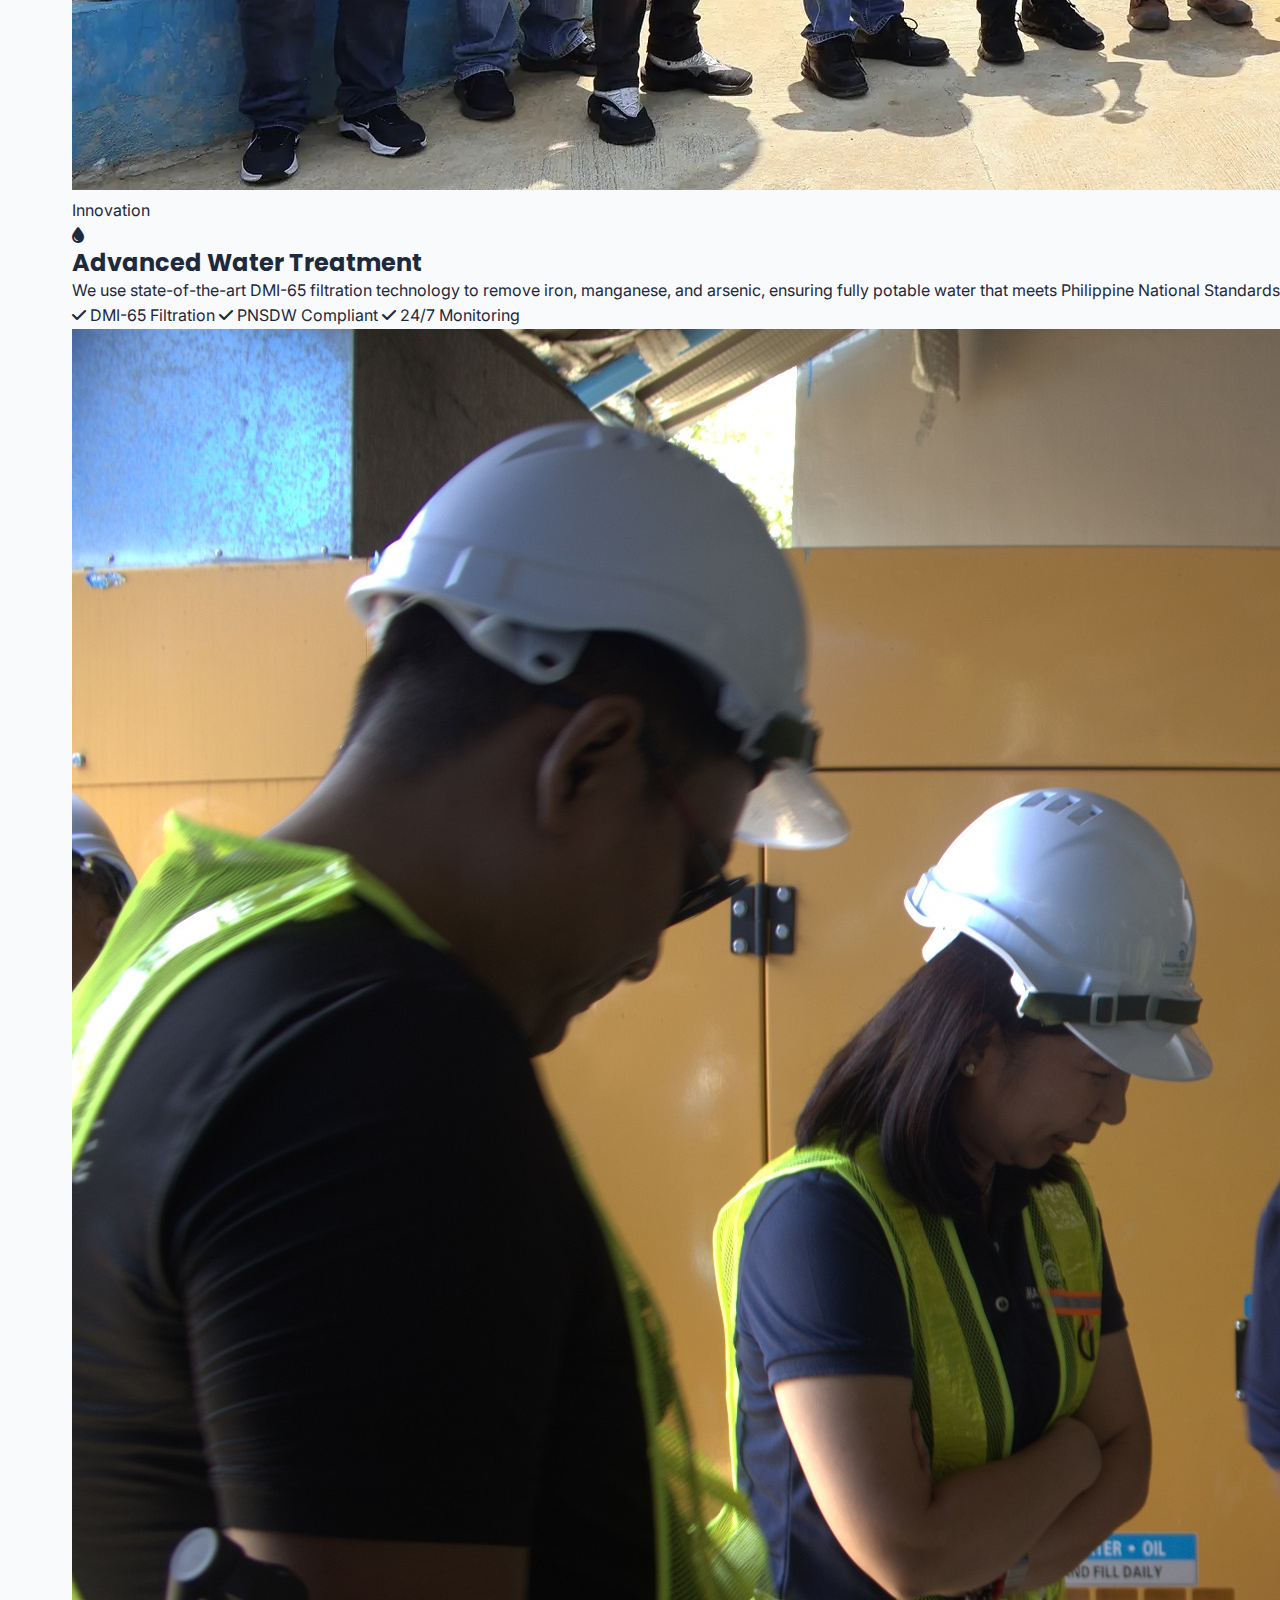
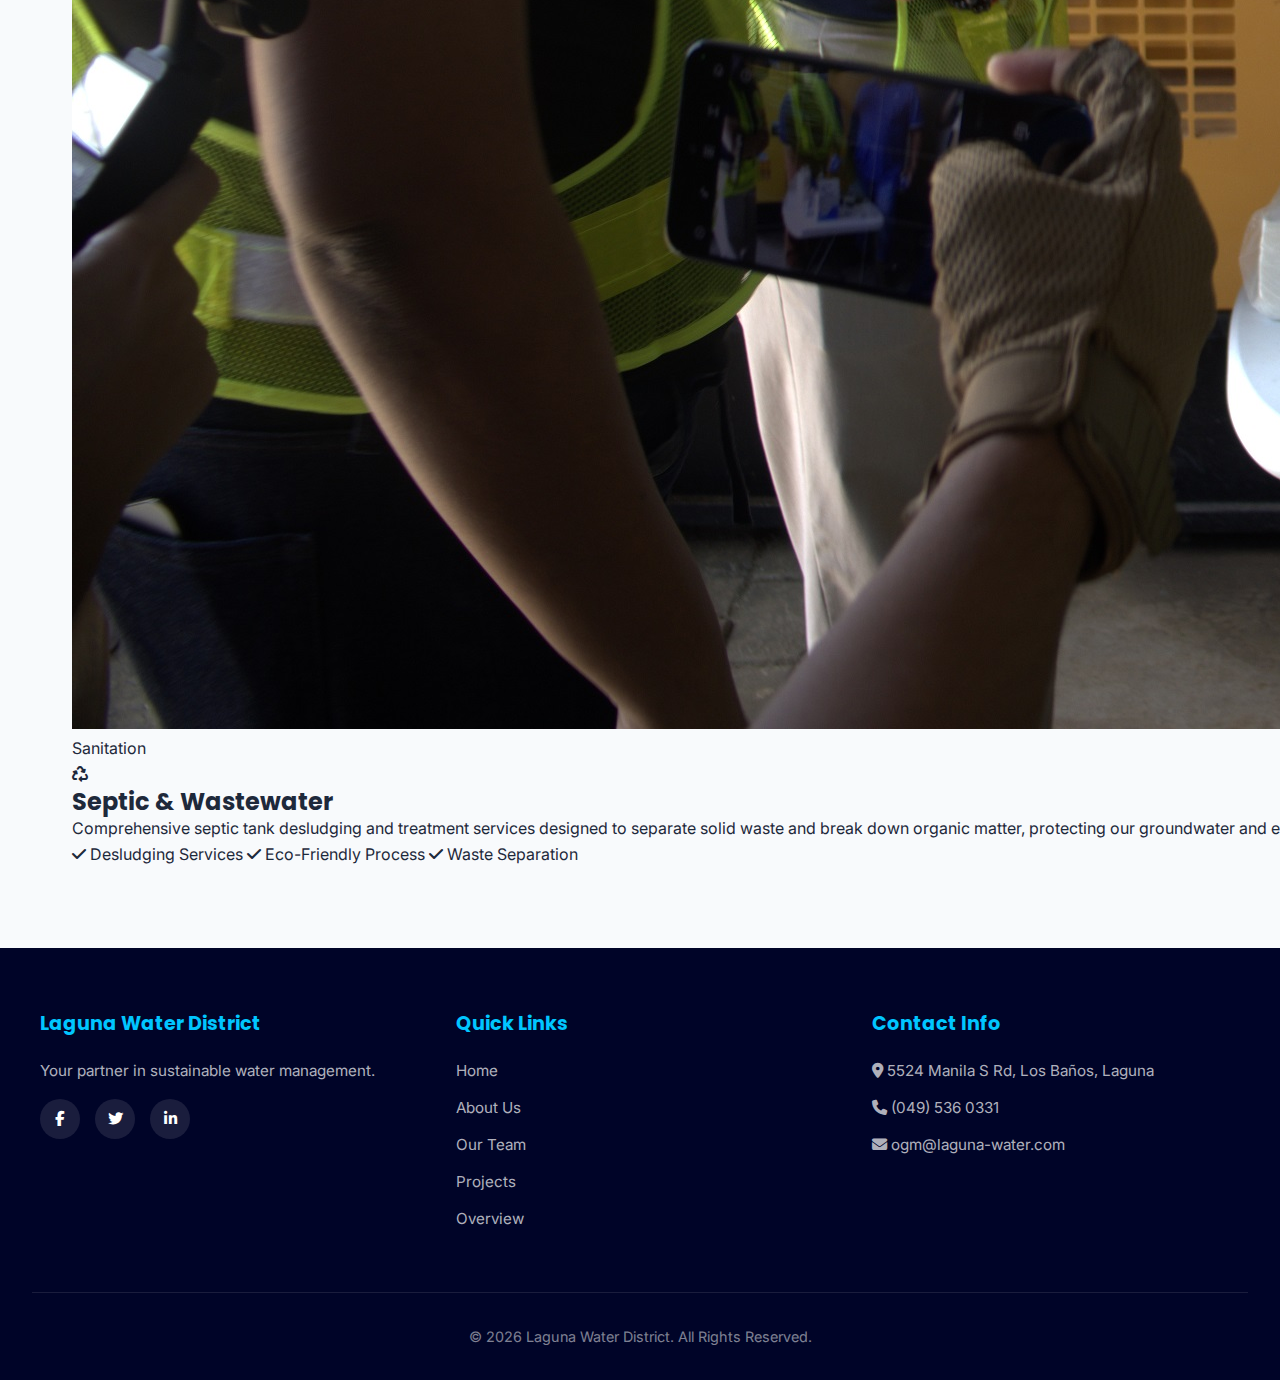
<file: services.html>
<!DOCTYPE html>
<html lang="en">
<head>
    <meta charset="UTF-8">
    <meta name="viewport" content="width=device-width, initial-scale=1.0">
    <title>Services - Laguna Water District</title>
    
    <link rel="preconnect" href="https://fonts.googleapis.com">
    <link rel="preconnect" href="https://fonts.gstatic.com" crossorigin>
    <link href="https://fonts.googleapis.com/css2?family=Inter:wght@300;400;500;600&family=Poppins:wght@500;700&display=swap" rel="stylesheet">
    
    <link rel="stylesheet" href="https://cdnjs.cloudflare.com/ajax/libs/font-awesome/6.4.0/css/all.min.css">
    <link rel="stylesheet" href="services.css">
    <link rel="stylesheet" href="chat.css">
    <link rel="icon" type="image/png" href="LWDLOGO.png">
</head>
<body>

    <header>
        <div class="container">
            <a href="index.html" class="logo">
                <img src="LWDLOGO.png" alt="Laguna Water District Logo">
            </a>
            
            <nav>
                <ul class="nav-links">
                    <li><a href="index.html">Home</a></li>
                    <li><a href="about.html">About Us</a></li>
                    <li><a href="team.html">Our Team</a></li>
                    <li><a href="services.html" class="active">Services</a></li>
                    <li><a href="project.html">Projects</a></li>
                    <li><a href="overview.html">Overview</a></li>
                </ul>
            </nav>

            <div class="menu-toggle"><i class="fa-solid fa-bars"></i></div>
        </div>
    </header>

    <section class="page-header">
        <div class="container">
            <div class="breadcrumb">What We Do</div>
            <h1>Our <span>Services</span></h1>
        </div>
    </section>

    <section class="service-details">
        <div class="container">
            <div class="services-grid">
                
                <div class="service-card">
                    <div class="card-image">
                        <img src="septic.jpeg" alt="Water Treatment Facility">
                        <div class="card-badge">Innovation</div>
                    </div>
                    <div class="card-content">
                        <div class="card-header">
                            <i class="fa-solid fa-droplet"></i>
                            <h2>Advanced Water Treatment</h2>
                        </div>
                        <p>We use state-of-the-art DMI-65 filtration technology to remove iron, manganese, and arsenic, ensuring fully potable water that meets Philippine National Standards.</p>
                        <div class="card-features">
                            <span><i class="fa-solid fa-check"></i> DMI-65 Filtration</span>
                            <span><i class="fa-solid fa-check"></i> PNSDW Compliant</span>
                            <span><i class="fa-solid fa-check"></i> 24/7 Monitoring</span>
                        </div>
                    </div>
                </div>

                <div class="service-card">
                    <div class="card-image">
                        <img src="water testing.jpg" alt="Wastewater Treatment">
                        <div class="card-badge">Sanitation</div>
                    </div>
                    <div class="card-content">
                        <div class="card-header">
                            <i class="fa-solid fa-recycle"></i>
                            <h2>Septic & Wastewater</h2>
                        </div>
                        <p>Comprehensive septic tank desludging and treatment services designed to separate solid waste and break down organic matter, protecting our groundwater and ecosystem.</p>
                        <div class="card-features">
                            <span><i class="fa-solid fa-check"></i> Desludging Services</span>
                            <span><i class="fa-solid fa-check"></i> Eco-Friendly Process</span>
                            <span><i class="fa-solid fa-check"></i> Waste Separation</span>
                        </div>
                    </div>
                </div>

            </div>
        </div>
    </section>

    <footer>
        <div class="footer-content">
            <div class="footer-col">
                <h4>Laguna Water District</h4>
                <p>Your partner in sustainable water management.</p>
                <div class="socials">
                    <a href="https://www.facebook.com/"><i class="fa-brands fa-facebook-f"></i></a>
                    <a href="https://x.com/"><i class="fa-brands fa-twitter"></i></a>
                    <a href="https://www.linkedin.com/login"><i class="fa-brands fa-linkedin-in"></i></a>
                </div>
            </div>
            <div class="footer-col">
                <h4>Quick Links</h4>
                <a href="index.html">Home</a>
                <a href="about.html">About Us</a>
                <a href="team.html">Our Team</a>
                <a href="project.html">Projects</a>
                <a href="overview.html">Overview</a>
            </div>
            <div class="footer-col">
                <h4>Contact Info</h4>
                <p><i class="fa-solid fa-location-dot"></i> 5524 Manila S Rd, Los Baños, Laguna</p>
                <p><i class="fa-solid fa-phone"></i> (049) 536 0331</p>
                <p><i class="fa-solid fa-envelope"></i> ogm@laguna-water.com</p>
            </div>
        </div>
        <div class="copyright">
            <p>© 2026 Laguna Water District. All Rights Reserved.</p>
        </div>
    </footer>
    
    <script src="chat.js"></script>
    <script src="chat-loader.js"></script>

    <script>
        const header = document.querySelector('header');
        const menuToggle = document.querySelector('.menu-toggle');
        const navUl = document.querySelector('nav ul');

        // Scroll Effect
        window.addEventListener('scroll', () => {
            if (window.scrollY > 50) {
                header.classList.add('scrolled');
            } else {
                header.classList.remove('scrolled');
            }
        });

        // Mobile Menu
        menuToggle.addEventListener('click', () => {
            navUl.classList.toggle('active');
            const icon = menuToggle.querySelector('i');
            
            if (navUl.classList.contains('active')) {
                icon.classList.remove('fa-bars');
                icon.classList.add('fa-xmark');
                // Force white background header when menu is open on mobile
                header.style.background = "#fff";
                header.querySelectorAll('a, i').forEach(el => el.style.color = "#001524");
            } else {
                icon.classList.remove('fa-xmark');
                icon.classList.add('fa-bars');
                // Reset styling logic
                if(window.scrollY < 50) {
                    header.style.background = "transparent";
                    header.removeAttribute('style'); // Allow CSS to take over again
                }
            }
        });
    </script>
</body>
</html>
</file>
<file: index.css>
:root {
            --primary: #004e92;      
            --secondary: #000428;    
            --accent: #00c6ff;       
            --text-dark: #1e293b;
            --text-light: #64748b;
            --white: #ffffff;
            --glass: rgba(255, 255, 255, 0.95);
            --shadow: 0 10px 30px rgba(0, 78, 146, 0.15);
            --transition: all 0.3s ease;
        }

        * {
            box-sizing: border-box;
            margin: 0;
            padding: 0;
        }

        body {
            font-family: 'Inter', sans-serif;
            color: var(--text-dark);
            background-color: #f8fafc;
            overflow-x: hidden;
            line-height: 1.6;
        }

        h1, h2, h3, h4 {
            font-family: 'Poppins', sans-serif;
            font-weight: 700;
            line-height: 1.2;
        }

        a { text-decoration: none; color: inherit; }
        ul { list-style: none; }

        /* --- 2. Header (Glassmorphism) --- */
        header {
            position: fixed;
            top: 0;
            width: 100%;
            z-index: 1000;
            background: var(--glass);
            backdrop-filter: blur(10px);
            border-bottom: 1px solid rgba(0,0,0,0.05);
            padding: 1rem 0;
            transition: var(--transition);
        }

        .container {
            max-width: 1200px;
            margin: 0 auto;
            padding: 0 2rem;
            display: flex;
            align-items: center;
            justify-content: space-between;
        }

        .logo {
            display: flex;
            align-items: center;
        }

        .logo img {
            height: 50px;
            width: auto;
            object-fit: contain;
        }

        nav ul {
            display: flex;
            gap: 2rem;
        }

        nav a {
            font-weight: 500;
            font-size: 0.95rem;
            color: var(--text-dark);
            position: relative;
            padding: 5px 0;
            transition: var(--transition);
        }

        /* Nav Link Hover Effect (Underline) */
        nav a::after {
            content: '';
            position: absolute;
            width: 0;
            height: 2px;
            bottom: 0;
            left: 0;
            background: var(--accent);
            transition: var(--transition);
        }

        nav a:hover::after { width: 100%; }
        nav a:hover { color: var(--primary); }

        /* ACTIVE STATE: Keeps the underline visible for the current page */
        nav a.active::after {
            width: 100%;
        }
        nav a.active {
            color: var(--primary);
            font-weight: 600;
        }

        .menu-toggle { display: none; font-size: 1.5rem; cursor: pointer; color: var(--primary); }

        /* --- 3. Hero Section --- */
        .hero {
            position: relative;
            height: 90vh;
            display: flex;
            align-items: center;
            background: linear-gradient(135deg, rgba(0, 4, 40, 0.85) 0%, rgba(0, 78, 146, 0.7) 100%),
                        url('b1.png') center/cover;
            color: var(--white);
            margin-top: 0;
            clip-path: polygon(0 0, 100% 0, 100% 85%, 0 100%);
        }

        .hero-content {
            max-width: 800px;
            animation: fadeInUp 1s ease-out;
        }

        .hero h1 {
            font-size: 3.5rem;
            margin-bottom: 1.5rem;
            letter-spacing: -1px;
        }

        .hero h1 span {
            color: var(--accent);
            display: inline-block;
            position: relative;
        }

        .hero p {
            font-size: 1.25rem;
            margin-bottom: 2.5rem;
            opacity: 0.9;
            font-weight: 300;
        }
        
        /* --- 4. Features/Services Section --- */
        .services {
            padding: 6rem 0;
            text-align: center;
        }

        .section-header {
            margin-bottom: 4rem;
            padding: 0 1rem;
        }

        .section-header h2 {
            font-size: 2.5rem;
            color: var(--secondary);
            margin-bottom: 1rem;
        }

        .section-header p {
            color: var(--text-light);
            max-width: 600px;
            margin: 0 auto;
        }

        .grid {
            display: grid;
            grid-template-columns: repeat(auto-fit, minmax(300px, 1fr));
            gap: 2rem;
            padding: 0 2rem;
            max-width: 1200px;
            margin: 0 auto;
        }

        .card {
            background: var(--white);
            padding: 3rem 2rem;
            border-radius: 12px; /* Slightly reduced radius for a sharper look */
            box-shadow: 0 4px 6px rgba(0,0,0,0.02); /* Very subtle initial shadow */
            transition: all 0.3s ease;
            border: 1px solid rgba(0,0,0,0.05);
            position: relative;
            text-align: left;
            height: 100%; /* Ensures equal height in grid */
        }

        /* Simplified Hover: Subtle Lift + Stronger Shadow + Border Accent */
        .card:hover {
            transform: translateY(-5px); /* Reduced lift (was -10px) */
            box-shadow: 0 15px 30px rgba(0, 78, 146, 0.1); /* Professional blue-tinted shadow */
            border-color: rgba(0, 78, 146, 0.2); /* Subtle border highlight */
        }

        .icon-box {
            width: 60px; /* Slightly smaller */
            height: 60px;
            background: rgba(0, 78, 146, 0.05); /* Very light blue bg */
            border-radius: 10px; /* Rounded square is often more modern than circle */
            display: flex;
            align-items: center;
            justify-content: center;
            font-size: 1.5rem;
            color: var(--primary);
            margin-bottom: 1.5rem;
            transition: all 0.3s ease;
        }

        /* Icon Hover: Simple Color Fill (No Rotation) */
        .card:hover .icon-box {
            background: var(--primary);
            color: var(--white);
        }

        .card h3 {
            font-size: 1.35rem;
            margin-bottom: 0.75rem;
            color: var(--secondary);
            font-weight: 600;
        }

        .card p {
            color: var(--text-light);
            font-size: 0.95rem;
            line-height: 1.6;
        }

        /* --- 5. Footer --- */
        footer {
            background: var(--secondary);
            color: var(--white);
            padding: 4rem 2rem 2rem;
            margin-top: 4rem;
        }

        .footer-content {
            max-width: 1200px;
            margin: 0 auto;
            display: grid;
            grid-template-columns: repeat(auto-fit, minmax(250px, 1fr));
            gap: 3rem;
            margin-bottom: 3rem;
        }

        .footer-col h4 {
            color: var(--accent);
            margin-bottom: 1.5rem;
            font-size: 1.2rem;
        }

        .footer-col p, .footer-col a {
            color: rgba(255,255,255,0.7);
            margin-bottom: 0.8rem;
            display: block;
            transition: var(--transition);
            font-size: 0.95rem;
        }

        .footer-col a:hover {
            color: var(--accent);
            padding-left: 5px;
        }

        .socials {
            display: flex;
            gap: 15px;
            margin-top: 1rem;
        }

        .socials a {
            width: 40px;
            height: 40px;
            background: rgba(255,255,255,0.1);
            display: flex;
            align-items: center;
            justify-content: center;
            border-radius: 50%;
            color: var(--white);
            transition: var(--transition);
        }

        .socials a:hover {
            background: var(--accent);
            color: var(--secondary);
            transform: translateY(-3px);
        }

        .copyright {
            text-align: center;
            padding-top: 2rem;
            border-top: 1px solid rgba(255,255,255,0.1);
            font-size: 0.9rem;
            color: rgba(255,255,255,0.5);
        }
/* --- Scroll Effect Styles --- */

/* 1. Change background to Footer Color (Secondary) */
header.scrolled {
    background-color: var(--secondary); 
    box-shadow: 0 4px 15px rgba(0, 0, 0, 0.3); /* Stronger shadow for the dark header */
}

/* 2. Change Navigation Links to White */
header.scrolled nav a {
    color: var(--white);
}

/* 3. Change Menu Icon (Mobile) to White */
header.scrolled .menu-toggle {
    color: var(--white);
}

/* 4. Adjust the underline hover effect for the dark background */
header.scrolled nav a::after {
    background: var(--accent); /* Keep accent or change to white if preferred */
}
        /* --- 6. Mobile Responsiveness --- */
        @media (max-width: 768px) {
            .menu-toggle { display: block; }
            nav ul {
                display: none; 
            }
            .hero h1 { font-size: 2.5rem; }
            .hero { clip-path: none; height: auto; padding: 8rem 0 4rem; }
            .hero-content { padding: 0 1.5rem; text-align: center; }
            
            .grid { padding: 0 1rem; }
        }

        @keyframes fadeInUp {
            from { opacity: 0; transform: translateY(20px); }
            to { opacity: 1; transform: translateY(0); }
        }
</file>
<file: chat.css>
/* =========================================
   LWD MODERN CHATBOT STYLES
   (Apply this to chat.css)
   ========================================= */

/* Variables (Fallback if not in main css) */
:root {
    --chat-width: 380px;
    --chat-height: 550px;
    --chat-bg: rgba(255, 255, 255, 0.9);
    --bot-msg-bg: #f1f5f9;
    --user-msg-bg: #004e92; /* Primary Color */
    --user-msg-text: #ffffff;
}

/* --- Floating Chat Bubble --- */
#chat-bubble {
    position: fixed;
    bottom: 30px;
    right: 30px;
    width: 60px;
    height: 60px;
    background: linear-gradient(135deg, #004e92, #000428);
    border-radius: 50%;
    box-shadow: 0 8px 24px rgba(0, 78, 146, 0.35);
    cursor: pointer;
    display: flex;
    align-items: center;
    justify-content: center;
    z-index: 9999;
    transition: transform 0.3s cubic-bezier(0.175, 0.885, 0.32, 1.27), box-shadow 0.3s ease;
}

#chat-bubble:hover {
    transform: scale(1.1);
    box-shadow: 0 12px 30px rgba(0, 78, 146, 0.5);
}

.bubble-icon-bg { font-size: 24px; color: white; }

.pulse-ring {
    position: absolute;
    width: 100%;
    height: 100%;
    border-radius: 50%;
    border: 2px solid #00c6ff;
    opacity: 0;
    animation: pulse 2s infinite;
}

/* --- Chat Window Container --- */
#chat-window {
    position: fixed;
    bottom: 100px;
    right: 30px;
    width: var(--chat-width);
    height: var(--chat-height);
    background: var(--chat-bg);
    backdrop-filter: blur(12px);
    -webkit-backdrop-filter: blur(12px);
    border: 1px solid rgba(255, 255, 255, 0.5);
    border-radius: 20px;
    box-shadow: 0 20px 50px rgba(0, 0, 0, 0.15);
    display: flex;
    flex-direction: column;
    overflow: hidden;
    z-index: 9998;
    
    /* DEFAULT STATE: HIDDEN */
    opacity: 0;
    transform: translateY(20px) scale(0.95);
    pointer-events: none; /* Prevents clicking when hidden */
    transition: all 0.3s cubic-bezier(0.4, 0, 0.2, 1);
}

/* ACTIVE STATE: VISIBLE */
#chat-window.active {
    opacity: 1;
    transform: translateY(0) scale(1);
    pointer-events: all;
}

/* --- Header --- */
.chat-header {
    padding: 18px 24px;
    background: linear-gradient(to right, #004e92, #000428);
    color: white;
    display: flex;
    justify-content: space-between;
    align-items: center;
    box-shadow: 0 4px 12px rgba(0,0,0,0.1);
}

.header-content { display: flex; align-items: center; gap: 12px; }

.bot-avatar {
    position: relative;
    width: 40px;
    height: 40px;
    background: white;
    border-radius: 50%;
    padding: 2px;
}

.bot-avatar img {
    width: 100%;
    height: 100%;
    object-fit: contain;
    border-radius: 50%;
}

.online-indicator {
    position: absolute;
    bottom: 2px;
    right: 2px;
    width: 10px;
    height: 10px;
    background: #10b981;
    border: 2px solid white;
    border-radius: 50%;
}

.bot-info .bot-name { font-weight: 600; font-size: 1rem; }
.bot-info .bot-status { font-size: 0.75rem; opacity: 0.8; }

.header-actions button {
    background: none;
    border: none;
    color: rgba(255,255,255,0.7);
    cursor: pointer;
    font-size: 1.1rem;
    margin-left: 10px;
    transition: color 0.2s;
}

.header-actions button:hover { color: white; }

/* --- Chat Body --- */
.chat-body {
    flex: 1;
    padding: 20px;
    overflow-y: auto;
    display: flex;
    flex-direction: column;
    gap: 15px;
    scrollbar-width: thin;
}

.msg {
    max-width: 80%;
    padding: 12px 16px;
    border-radius: 18px;
    font-size: 0.9rem;
    line-height: 1.5;
    position: relative;
    animation: fadeIn 0.3s ease;
}

.msg.bot {
    align-self: flex-start;
    background: var(--bot-msg-bg);
    color: #1e293b;
    border-bottom-left-radius: 4px;
}

.msg.user {
    align-self: flex-end;
    background: var(--user-msg-bg);
    color: var(--user-msg-text);
    border-bottom-right-radius: 4px;
    box-shadow: 0 4px 10px rgba(0, 78, 146, 0.2);
}

/* --- Footer (Input) --- */
.chat-footer {
    padding: 15px 20px;
    background: rgba(255,255,255,0.8);
    border-top: 1px solid rgba(0,0,0,0.05);
}

.input-container {
    display: flex;
    align-items: center;
    background: white;
    border: 1px solid #e2e8f0;
    border-radius: 30px;
    padding: 6px 6px 6px 18px;
    transition: border-color 0.2s, box-shadow 0.2s;
}

.input-container:focus-within {
    border-color: #004e92;
    box-shadow: 0 0 0 3px rgba(0, 78, 146, 0.1);
}

#chat-input {
    flex: 1;
    border: none;
    outline: none;
    font-family: 'Inter', sans-serif;
    font-size: 0.95rem;
    color: #1e293b;
}

.send-btn {
    width: 36px;
    height: 36px;
    background: #004e92;
    color: white;
    border: none;
    border-radius: 50%;
    cursor: pointer;
    display: flex;
    align-items: center;
    justify-content: center;
    transition: background 0.2s, transform 0.2s;
}

.send-btn:hover {
    background: #00c6ff;
    transform: rotate(-10deg);
}

.typing {
    font-size: 0.75rem;
    color: #94a3b8;
    margin-left: 10px;
    margin-bottom: 5px;
    font-style: italic;
    animation: blink 1.5s infinite;
}

@keyframes fadeIn { from { opacity: 0; transform: translateY(10px); } to { opacity: 1; transform: translateY(0); } }
@keyframes pulse { 0% { transform: scale(1); opacity: 0.6; } 100% { transform: scale(1.6); opacity: 0; } }
@keyframes blink { 50% { opacity: 0.5; } }

@media (max-width: 480px) {
    #chat-window { width: 100%; height: 100%; bottom: 0; right: 0; border-radius: 0; }
    #chat-bubble { bottom: 20px; right: 20px; }
}
#chat-window {
    display: none; /* Hidden by default */
    position: fixed;
    bottom: 90px;
    right: 20px;
    width: 350px;
    height: 500px;
    background: white;
    border-radius: 15px;
    box-shadow: 0 5px 25px rgba(0,0,0,0.2);
    flex-direction: column;
    z-index: 1000;
    overflow: hidden;
}

#chat-window.active {
    display: flex; /* Shown when JS toggles 'active' */
}

.suggestions {
    display: flex;
    flex-wrap: wrap;
    gap: 8px;
    margin-top: 10px;
}

.suggestions button {
    background: #fff;
    border: 1px solid #0056b3;
    color: #0056b3;
    padding: 6px 12px;
    border-radius: 20px;
    font-size: 12px;
    cursor: pointer;
    transition: 0.3s;
}

.suggestions button:hover {
    background: #0056b3;
    color: #fff;
}

/* ... keep your other existing CSS rules ... */
</file>
<file: overview.css>
:root {
    --primary: #004e92;      
    --secondary: #000428;    
    --accent: #00c6ff;       
    --text-dark: #1e293b;
    --text-light: #64748b;
    --white: #ffffff;
    --glass: rgba(255, 255, 255, 0.95);
    --shadow: 0 10px 30px rgba(0, 78, 146, 0.15);
    --transition: all 0.3s ease;
}

* {
    box-sizing: border-box;
    margin: 0;
    padding: 0;
}

body {
    font-family: 'Inter', sans-serif;
    color: var(--text-dark);
    background-color: #f8fafc;
    overflow-x: hidden;
    line-height: 1.6;
}

h1, h2, h3, h4 {
    font-family: 'Poppins', sans-serif;
    font-weight: 700;
    line-height: 1.2;
}

a { text-decoration: none; color: inherit; }
ul { list-style: none; }

/* --- Header --- */
header {
    position: fixed;
    top: 0;
    width: 100%;
    z-index: 1000;
    background: var(--glass);
    backdrop-filter: blur(10px);
    border-bottom: 1px solid rgba(0,0,0,0.05);
    padding: 1rem 0;
    transition: var(--transition);
}

.container {
    max-width: 1200px;
    margin: 0 auto;
    padding: 0 2rem;
    display: flex; /* Default flex for header/nav */
    align-items: center;
    justify-content: space-between;
}

/* Logo Styles */
.logo {
    display: flex;
    align-items: center;
}

.logo img {
    height: 50px;
    width: auto;
    object-fit: contain;
}

nav ul {
    display: flex;
    gap: 2rem;
}

nav a {
    font-weight: 500;
    font-size: 0.95rem;
    color: var(--text-dark);
    position: relative;
    padding: 5px 0;
    transition: var(--transition);
}

nav a::after {
    content: '';
    position: absolute;
    width: 0;
    height: 2px;
    bottom: 0;
    left: 0;
    background: var(--accent);
    transition: var(--transition);
}

nav a:hover::after { width: 100%; }
nav a:hover { color: var(--primary); }

/* Active State */
nav a.active::after { width: 100%; }
nav a.active {
    color: var(--primary);
    font-weight: 600;
}

.menu-toggle { display: none; font-size: 1.5rem; cursor: pointer; color: var(--primary); }

/* --- Page Header --- */
.page-header {
    background: linear-gradient(135deg, rgba(0, 4, 40, 0.9) 0%, rgba(0, 78, 146, 0.8) 100%),
                url('b1.png') center/cover;
    height: 40vh;
    display: flex;
    align-items: center;
    justify-content: center;
    color: var(--white);
    margin-top: 70px;
    text-align: center;
}

.page-header .container {
    display: block; /* Centers text correctly */
    animation: fadeInUp 1s ease-out;
}

.page-header h1 {
    font-size: 3rem;
    margin-bottom: 0.5rem;
}

.page-header h1 span {
    color: var(--accent);
    display: inline-block;
}

.breadcrumb {
    color: var(--accent);
    font-size: 0.9rem;
    text-transform: uppercase;
    letter-spacing: 1px;
    font-weight: 600;
}

/* --- NEW: Charter Section (Citizen's Charter) --- */
.charter-section {
    padding: 6rem 0;
    background: var(--white);
    border-bottom: 1px solid #e2e8f0;
}

/* Ensures the flex layout works for the split view */
.charter-section .container {
    display: block; 
}

.charter-wrapper {
    display: flex;
    gap: 4rem;
    align-items: center;
}

.charter-info {
    flex: 1;
}

.charter-info .tag {
    display: inline-block;
    background: #e0f2fe;
    color: var(--primary);
    padding: 5px 15px;
    border-radius: 50px;
    font-size: 0.8rem;
    font-weight: 600;
    margin-bottom: 1rem;
    text-transform: uppercase;
}

.charter-info h2 {
    font-size: 2.5rem;
    color: var(--secondary);
    margin-bottom: 1.5rem;
}

.charter-info p {
    color: var(--text-light);
    margin-bottom: 2rem;
    font-size: 1.05rem;
    text-align: justify;
}

.charter-actions {
    display: flex;
    align-items: center;
    gap: 20px;
}

.btn-download {
    background: var(--primary);
    color: var(--white);
    padding: 12px 25px;
    border-radius: 8px;
    font-weight: 600;
    display: inline-flex;
    align-items: center;
    gap: 10px;
    transition: var(--transition);
}

.btn-download:hover {
    background: var(--secondary);
    transform: translateY(-2px);
    color: var(--white);
}

.meta-info {
    font-size: 0.9rem;
    color: var(--text-light);
    display: flex;
    align-items: center;
    gap: 8px;
}

/* Styled PDF Window */
.pdf-viewer-card {
    flex: 1.2;
    background: var(--secondary);
    border-radius: 12px;
    overflow: hidden;
    box-shadow: 0 20px 50px rgba(0,0,0,0.15);
    display: flex;
    flex-direction: column;
    height: 500px;
}

.pdf-header {
    background: #1e293b;
    padding: 10px 15px;
    display: flex;
    align-items: center;
    gap: 8px;
}

.dot { width: 10px; height: 10px; border-radius: 50%; }
.dot.red { background: #ff5f56; }
.dot.yellow { background: #ffbd2e; }
.dot.green { background: #27c93f; }

.browser-title {
    color: rgba(255,255,255,0.5);
    font-size: 0.8rem;
    margin-left: 10px;
    font-family: monospace;
}

.pdf-viewer-card iframe {
    width: 100%;
    flex-grow: 1;
    border: none;
    background: #fff;
}

/* --- NEW: Resources Grid Section (Certificates & Careers) --- */
.resources-section {
    padding: 5rem 0;
    background: #f8fafc;
}

.resources-section .container {
    display: block;
}

.section-title {
    margin-bottom: 3rem;
}

.section-title h3 {
    font-size: 1.8rem;
    color: var(--secondary);
    margin-bottom: 0.5rem;
}

.section-title .line {
    width: 60px;
    height: 4px;
    background: var(--accent);
    border-radius: 2px;
}

.resources-grid {
    display: grid;
    grid-template-columns: repeat(auto-fit, minmax(350px, 1fr));
    gap: 2rem;
}

/* Resource Card Styling */
.resource-card {
    background: var(--white);
    border-radius: 16px;
    overflow: hidden;
    box-shadow: 0 4px 6px rgba(0,0,0,0.02);
    border: 1px solid rgba(0,0,0,0.05);
    transition: var(--transition);
    cursor: pointer;
    display: flex;
    flex-direction: column;
}

.resource-card:hover {
    transform: translateY(-8px);
    box-shadow: 0 15px 30px rgba(0, 78, 146, 0.1);
}

.card-thumb {
    height: 250px;
    width: 100%;
    position: relative;
    overflow: hidden;
    background: #eee;
}

.card-thumb img {
    width: 100%;
    height: 100%;
    object-fit: cover;
    object-position: top;
    transition: transform 0.5s ease;
}

.overlay {
    position: absolute;
    top: 0;
    left: 0;
    width: 100%;
    height: 100%;
    background: rgba(0, 78, 146, 0.6);
    display: flex;
    align-items: center;
    justify-content: center;
    opacity: 0;
    transition: var(--transition);
}

.overlay i {
    color: var(--white);
    font-size: 2rem;
    transform: scale(0.8);
    transition: var(--transition);
}

.resource-card:hover .overlay { opacity: 1; }
.resource-card:hover .overlay i { transform: scale(1); }
.resource-card:hover .card-thumb img { transform: scale(1.05); }

.card-body {
    padding: 1.5rem;
    flex-grow: 1;
    display: flex;
    flex-direction: column;
}

.card-body h4 {
    font-size: 1.25rem;
    color: var(--secondary);
    margin-bottom: 0.5rem;
}

.card-body p {
    font-size: 0.95rem;
    color: var(--text-light);
    margin-bottom: 1.5rem;
    flex-grow: 1;
}

.link-text {
    font-weight: 600;
    color: var(--primary);
    font-size: 0.9rem;
    display: flex;
    align-items: center;
    gap: 8px;
}

/* --- Modal Styles --- */
.modal {
    display: none; 
    position: fixed; 
    z-index: 2000; 
    padding-top: 60px; 
    left: 0;
    top: 0;
    width: 100%; 
    height: 100%; 
    overflow: auto; 
    background-color: rgba(0, 4, 40, 0.95); 
    backdrop-filter: blur(5px);
}

.modal-content {
    margin: auto;
    display: block;
    width: 80%;
    max-width: 900px;
    max-height: 85vh;
    object-fit: contain;
    border-radius: 5px;
    box-shadow: 0 0 50px rgba(0,0,0,0.5);
    animation: zoom 0.4s;
}

#caption {
    margin: auto;
    display: block;
    width: 80%;
    max-width: 700px;
    text-align: center;
    color: #ccc;
    padding: 10px 0;
    height: 150px;
    font-size: 1.1rem;
}

.close {
    position: absolute;
    top: 15px;
    right: 35px;
    color: #f1f1f1;
    font-size: 40px;
    font-weight: bold;
    transition: 0.3s;
    cursor: pointer;
}

.close:hover,
.close:focus {
    color: #bbb;
    text-decoration: none;
    cursor: pointer;
}

/* --- Footer --- */
footer {
    background: var(--secondary);
    color: var(--white);
    padding: 4rem 2rem 2rem;
}

.footer-content {
    max-width: 1200px;
    margin: 0 auto;
    display: grid;
    grid-template-columns: repeat(auto-fit, minmax(250px, 1fr));
    gap: 3rem;
    margin-bottom: 3rem;
}

.footer-col h4 { color: var(--accent); margin-bottom: 1.5rem; font-size: 1.2rem; }
.footer-col p, .footer-col a { color: rgba(255,255,255,0.7); margin-bottom: 0.8rem; display: block; font-size: 0.95rem; }
.footer-col a:hover { color: var(--accent); padding-left: 5px; }

.socials { display: flex; gap: 15px; margin-top: 1rem; }
.socials a { width: 40px; height: 40px; background: rgba(255,255,255,0.1); display: flex; align-items: center; justify-content: center; border-radius: 50%; color: var(--white); }
.socials a:hover { background: var(--accent); color: var(--secondary); }

.copyright { text-align: center; padding-top: 2rem; border-top: 1px solid rgba(255,255,255,0.1); font-size: 0.9rem; color: rgba(255,255,255,0.5); }

/* --- Scroll Effect & Animations --- */
header.scrolled {
    background-color: var(--secondary); 
    box-shadow: 0 4px 15px rgba(0, 0, 0, 0.3);
}

header.scrolled nav a { color: var(--white); }
header.scrolled .menu-toggle { color: var(--white); }
header.scrolled nav a::after { background: var(--accent); }

@keyframes fadeInUp {
    from { opacity: 0; transform: translateY(20px); }
    to { opacity: 1; transform: translateY(0); }
}

@keyframes zoom {
    from {transform:scale(0)} 
    to {transform:scale(1)}
}

/* --- Media Queries --- */
@media (max-width: 992px) {
    .charter-wrapper {
        flex-direction: column;
    }
    .pdf-viewer-card {
        width: 100%;
        height: 400px;
    }
}

@media (max-width: 768px) {
    .menu-toggle { display: block; }
    nav ul { display: none; }
    
    .page-header h1 { font-size: 2rem; }
    .charter-info h2 { font-size: 2rem; }
    
    .resources-grid { grid-template-columns: 1fr; }
    
    .modal-content { width: 100%; }
}
</file>
<file: services.css>
:root {
            --primary: #004e92;      
            --secondary: #000428;    
            --accent: #00c6ff;       
            --text-dark: #1e293b;
            --text-light: #64748b;
            --white: #ffffff;
            --glass: rgba(255, 255, 255, 0.95);
            --shadow: 0 10px 30px rgba(0, 78, 146, 0.15);
            --transition: all 0.3s ease;
        }

        * {
            box-sizing: border-box;
            margin: 0;
            padding: 0;
        }

        body {
            font-family: 'Inter', sans-serif;
            color: var(--text-dark);
            background-color: #f8fafc;
            overflow-x: hidden;
            line-height: 1.6;
        }

        h1, h2, h3, h4 {
            font-family: 'Poppins', sans-serif;
            font-weight: 700;
            line-height: 1.2;
        }

        a { text-decoration: none; color: inherit; }
        ul { list-style: none; }

        /* --- 2. Header --- */
        header {
            position: fixed;
            top: 0;
            width: 100%;
            z-index: 1000;
            background: var(--glass);
            backdrop-filter: blur(10px);
            border-bottom: 1px solid rgba(0,0,0,0.05);
            padding: 1rem 0;
            transition: var(--transition);
        }

        .container {
            max-width: 1200px;
            margin: 0 auto;
            padding: 0 2rem;
            display: flex;
            align-items: center;
            justify-content: space-between;
        }

        /* Updated Logo Styles */
        .logo {
            display: flex;
            align-items: center;
        }

        .logo img {
            height: 50px;
            width: auto;
            object-fit: contain;
        }

        nav ul {
            display: flex;
            gap: 2rem;
        }

        nav a {
            font-weight: 500;
            font-size: 0.95rem;
            color: var(--text-dark);
            position: relative;
            padding: 5px 0;
            transition: var(--transition);
        }

        nav a::after {
            content: '';
            position: absolute;
            width: 0;
            height: 2px;
            bottom: 0;
            left: 0;
            background: var(--accent);
            transition: var(--transition);
        }

        nav a:hover::after { width: 100%; }
        nav a:hover { color: var(--primary); }

        /* ACTIVE STATE STYLE */
        nav a.active::after {
            width: 100%;
        }
        nav a.active {
            color: var(--primary);
            font-weight: 600;
        }

        .btn-nav {
            background: var(--primary);
            color: var(--white);
            padding: 0.6rem 1.5rem;
            border-radius: 50px;
            font-weight: 600;
            transition: var(--transition);
        }

        .btn-nav:hover {
            background: var(--accent);
            transform: translateY(-2px);
            box-shadow: 0 4px 15px rgba(0, 198, 255, 0.4);
            color: var(--secondary);
        }
        
        .menu-toggle { display: none; font-size: 1.5rem; cursor: pointer; color: var(--primary); }

        /* --- 3. Page Header --- */
        .page-header {
            background: linear-gradient(135deg, rgba(0, 4, 40, 0.9) 0%, rgba(0, 78, 146, 0.8) 100%),
                        url('b1.png') center/cover;
            height: 40vh;
            display: flex;
            align-items: center;
            justify-content: center;
            color: var(--white);
            margin-top: 70px;
            text-align: center;
        }

        /* Animation & Effect Styles */
        .page-header .container {
            animation: fadeInUp 1s ease-out;
        }

        .page-header h1 {
            font-size: 3rem;
            margin-bottom: 0.5rem;
        }

        .page-header h1 span {
            color: var(--accent);
            display: inline-block;
        }

        .breadcrumb {
            color: var(--accent);
            font-size: 0.9rem;
            text-transform: uppercase;
            letter-spacing: 1px;
            font-weight: 600;
        }

        /* --- 4. Detailed Services Section (Zig-Zag) --- */
        .service-details {
            padding: 5rem 0;
        }

        .service-row {
            display: flex;
            align-items: center;
            gap: 4rem;
            margin-bottom: 6rem;
        }
        
        .service-row.reverse {
            flex-direction: row-reverse;
        }

        .service-text {
            flex: 1;
        }

        .service-text h2 {
            font-size: 2.2rem;
            color: var(--secondary);
            margin-bottom: 1.5rem;
            position: relative;
        }

        .service-text h2::before {
            content: '';
            position: absolute;
            left: 0;
            top: -10px;
            width: 40px;
            height: 4px;
            background: var(--accent);
        }

        .service-text p {
            font-size: 1rem;
            color: var(--text-light);
            margin-bottom: 1.5rem;
            text-align: justify;
        }

        .service-list {
            margin-bottom: 2rem;
        }

        .service-list li {
            margin-bottom: 0.8rem;
            color: var(--text-dark);
            display: flex;
            align-items: flex-start;
            gap: 10px;
        }

        .service-list li i {
            color: var(--accent);
            margin-top: 5px;
        }

        .service-img {
            flex: 1;
            position: relative;
        }

        .service-img img {
            width: 100%;
            border-radius: 20px;
            box-shadow: var(--shadow);
            border: 5px solid var(--white);
        }

        .tech-badge {
            position: absolute;
            bottom: -20px;
            right: -20px;
            background: var(--primary);
            color: var(--white);
            padding: 1.5rem;
            border-radius: 15px;
            box-shadow: 0 10px 20px rgba(0,0,0,0.2);
            max-width: 200px;
        }

        .tech-badge h4 { color: var(--accent); margin-bottom: 0.5rem; }
        .tech-badge p { font-size: 0.85rem; }

        /* --- Footer --- */
        footer {
            background: var(--secondary);
            color: var(--white);
            padding: 4rem 2rem 2rem;
        }

        .footer-content {
            max-width: 1200px;
            margin: 0 auto;
            display: grid;
            grid-template-columns: repeat(auto-fit, minmax(250px, 1fr));
            gap: 3rem;
            margin-bottom: 3rem;
        }

        .footer-col h4 { color: var(--accent); margin-bottom: 1.5rem; font-size: 1.2rem; }
        .footer-col p, .footer-col a { color: rgba(255,255,255,0.7); margin-bottom: 0.8rem; display: block; font-size: 0.95rem; }
        .footer-col a:hover { color: var(--accent); padding-left: 5px; }
        .socials { display: flex; gap: 15px; margin-top: 1rem; }
        .socials a { width: 40px; height: 40px; background: rgba(255,255,255,0.1); display: flex; align-items: center; justify-content: center; border-radius: 50%; color: var(--white); }
        .socials a:hover { background: var(--accent); color: var(--secondary); }
        .copyright { text-align: center; padding-top: 2rem; border-top: 1px solid rgba(255,255,255,0.1); font-size: 0.9rem; color: rgba(255,255,255,0.5); }

        /* Animation Keyframes */
        @keyframes fadeInUp {
            from { opacity: 0; transform: translateY(20px); }
            to { opacity: 1; transform: translateY(0); }
        }

        @media (max-width: 768px) {
            .menu-toggle { display: block; }
            nav ul { display: none; }
            .service-row { flex-direction: column; }
            .service-row.reverse { flex-direction: column; }
            .tech-badge { right: 10px; bottom: 10px; }
            .page-header h1 { font-size: 2rem; }
        }
</file>
<file: about.css>
/* =========================================
   1. VARIABLES & GLOBAL RESETS
   ========================================= */
:root {
    --primary: #00509d;       
    --primary-dark: #00296b;
    --secondary: #001524;     
    --accent: #00b4d8;        
    --text-body: #475569;
    --text-dark: #1e293b;
    --text-light: #64748b;
    --white: #ffffff;
    
    --glass: rgba(255, 255, 255, 0.85);
    --shadow-sm: 0 4px 6px -1px rgba(0, 0, 0, 0.1);
    --shadow-md: 0 10px 15px -3px rgba(0, 0, 0, 0.1);
    --shadow-lg: 0 20px 25px -5px rgba(0, 0, 0, 0.1);
    --transition: all 0.3s cubic-bezier(0.4, 0, 0.2, 1);
}

* { box-sizing: border-box; margin: 0; padding: 0; }

body {
    font-family: 'Inter', sans-serif;
    color: var(--text-body);
    background-color: #f8fafc;
    overflow-x: hidden;
    line-height: 1.6;
}

h1, h2, h3, h4 {
    font-family: 'Poppins', sans-serif;
    color: var(--secondary);
    line-height: 1.2;
}

a { text-decoration: none; color: inherit; transition: var(--transition); }
ul { list-style: none; }
img { display: block; max-width: 100%; }

/* =========================================
   2. HEADER & NAV
   ========================================= */
header {
    position: fixed;
    top: 0;
    width: 100%;
    z-index: 1000;
    padding: 1rem 0;
    transition: var(--transition);
    background: transparent;
}

header.scrolled {
    background: var(--glass);
    backdrop-filter: blur(12px);
    border-bottom: 1px solid rgba(0,0,0,0.05);
    padding: 0.8rem 0;
    box-shadow: var(--shadow-sm);
}

.container {
    max-width: 1200px;
    margin: 0 auto;
    padding: 0 2rem;
}

header .container {
    display: flex;
    align-items: center;
    justify-content: space-between;
}

.logo img { height: 45px; width: auto; }

nav ul { display: flex; gap: 2.5rem; align-items: center; }
nav a {
    font-weight: 500;
    font-size: 0.95rem;
    color: var(--white);
    opacity: 0.9;
    position: relative;
    padding: 5px 0;
}

nav a::after {
    content: '';
    position: absolute;
    width: 0;
    height: 2px;
    bottom: -2px;
    left: 0;
    background: var(--accent);
    transition: var(--transition);
}

nav a:hover::after, nav a.active::after { width: 100%; }
nav a:hover, nav a.active { opacity: 1; color: var(--accent); }

header.scrolled nav a { color: var(--secondary); }
header.scrolled nav a:hover, header.scrolled nav a.active { color: var(--primary); }

.menu-toggle { display: none; font-size: 1.5rem; cursor: pointer; color: var(--white); }
header.scrolled .menu-toggle { color: var(--secondary); }

/* =========================================
   3. PAGE HERO
   ========================================= */
.page-header {
    background: linear-gradient(135deg, rgba(0, 21, 36, 0.9) 0%, rgba(0, 80, 157, 0.8) 100%),
                url('b1.png') center/cover;
    height: 50vh;
    min-height: 400px;
    display: flex;
    align-items: center;
    justify-content: center;
    text-align: center;
    position: relative;
    color: var(--white);
}

.page-header h1 { font-size: 3.5rem; color: var(--white); }
.page-header h1 span { color: var(--accent); }

.breadcrumb { 
    color: var(--accent); 
    font-size: 0.85rem; 
    text-transform: uppercase; 
    letter-spacing: 2px; 
    font-weight: 600; 
    margin-bottom: 1rem;
    display: inline-block;
    padding: 4px 12px;
    background: rgba(255,255,255,0.1);
    border-radius: 20px;
}

/* =========================================
   4. PARTNERSHIP SECTION
   ========================================= */
.partnership-section { padding: 6rem 0; background-color: var(--white); }
.partnership-header { text-align: center; max-width: 800px; margin: 0 auto 4rem; }
.partnership-grid { display: grid; grid-template-columns: repeat(auto-fit, minmax(400px, 1fr)); gap: 2.5rem; }

.partner-card {
    padding: 3rem;
    border-radius: 12px;
    background: #ffffff;
    border: 1px solid rgba(0,0,0,0.05);
    box-shadow: var(--shadow-sm);
    position: relative;
    transition: var(--transition);
}

.partner-card:hover { transform: translateY(-8px); box-shadow: var(--shadow-lg); }

.partner-badge {
    position: absolute;
    top: 20px; right: 20px;
    background: rgba(0, 80, 157, 0.1); 
    color: var(--primary);
    padding: 6px 16px;
    border-radius: 30px;
    font-size: 0.75rem;
    font-weight: 700;
}

.partner-icon {
    width: 60px; height: 60px;
    background: rgba(0, 180, 216, 0.1);
    border-radius: 12px;
    display: flex; align-items: center; justify-content: center;
    font-size: 1.8rem; color: var(--primary);
    margin-bottom: 1.5rem;
}

.partner-list { border-top: 1px solid #f1f5f9; padding-top: 1.5rem; }
.partner-list li { margin-bottom: 1rem; display: flex; gap: 12px; font-size: 0.95rem; }
.partner-list i { color: var(--accent); margin-top: 5px; }

/* =========================================
   5. HISTORY & MISSION/VISION
   ========================================= */
.history-section { padding: 6rem 0; background: #f8fafc; }
.history-grid { display: grid; grid-template-columns: 1fr 1fr; gap: 4rem; align-items: center; }
.history-content h2::after { content: ''; display: block; width: 60px; height: 4px; background: var(--accent); margin-top: 10px; }
.history-image img { border-radius: 16px; box-shadow: var(--shadow-md); }

.mv-section { padding: 6rem 0; background: var(--white); }
.mv-grid { display: grid; grid-template-columns: repeat(auto-fit, minmax(300px, 1fr)); gap: 2rem; }
.mv-card { padding: 3rem; border-radius: 16px; text-align: center; border: 1px solid rgba(0,0,0,0.05); box-shadow: var(--shadow-sm); }
.mv-icon { font-size: 2.5rem; color: var(--accent); margin-bottom: 1.5rem; background: rgba(0, 180, 216, 0.05); width: 80px; height: 80px; border-radius: 50%; display: flex; align-items: center; justify-content: center; margin: 0 auto 1.5rem; }

/* =========================================
   6. COMBINED VALUES & SERVICE (NEW)
   ========================================= */
.combined-info-section { padding: 6rem 0; background: #f8fafc; }
.combined-grid { display: grid; grid-template-columns: 1fr 1fr; gap: 5rem; align-items: start; }

.section-title-left h2 { font-size: 2rem; color: var(--secondary); margin-bottom: 0.5rem; }
.title-line { width: 50px; height: 4px; background: var(--accent); margin-bottom: 2.5rem; border-radius: 2px; }

/* Values Styles */
.values-compact-list { display: flex; flex-direction: column; gap: 1rem; }
.value-row {
    display: flex; align-items: center; gap: 1.5rem;
    background: var(--white); padding: 1rem 1.5rem;
    border-radius: 12px; box-shadow: var(--shadow-sm);
    transition: var(--transition); border-left: 4px solid var(--primary);
}
.value-row:hover { transform: translateX(10px); border-left-color: var(--accent); }
.value-letter { font-size: 1.8rem; font-weight: 800; color: var(--primary); }

/* Service Styles */
.service-intro { margin-bottom: 2rem; color: var(--text-light); }
.scope-grid { display: grid; grid-template-columns: repeat(2, 1fr); gap: 1rem; }
.scope-tag {
    background: var(--white); padding: 1rem; border-radius: 10px;
    font-weight: 600; color: var(--secondary);
    box-shadow: var(--shadow-sm); display: flex; align-items: center; gap: 10px;
}
.scope-tag:hover { border: 1px solid var(--accent); color: var(--primary); transform: translateY(-3px); }

/* =========================================
   7. FOOTER (FIXED)
   ========================================= */
footer { 
    background: var(--secondary); 
    color: var(--white); 
    padding: 5rem 0 2rem; 
    margin-top: auto; /* Ensures it stays at bottom on short pages */
}

.footer-content { 
    display: grid; 
    grid-template-columns: repeat(auto-fit, minmax(250px, 1fr)); 
    gap: 3rem; 
    margin-bottom: 4rem; 
}

.footer-col h4 {
    color: var(--white);
    font-size: 1.2rem;
    margin-bottom: 1.8rem;
    position: relative;
    padding-left: 15px; /* Space for the accent line */
}

/* Fixed the accent line positioning */
.footer-col h4::before { 
    content: ''; 
    position: absolute; 
    left: 0; 
    top: 50%; 
    transform: translateY(-50%);
    height: 20px; 
    width: 4px; 
    background: var(--accent); 
}

.footer-col p { 
    color: #94a3b8; 
    margin-bottom: 1rem; 
    font-size: 0.95rem; 
    line-height: 1.6;
}

.footer-links {
    display: flex;
    flex-direction: column;
    gap: 0.8rem;
}

.footer-links a { 
    color: #94a3b8; 
    font-size: 0.95rem; 
    display: inline-block;
    transition: var(--transition);
}

.footer-links a:hover { 
    color: var(--accent); 
    transform: translateX(5px); 
}

/* Contact Info Styling */
.contact-item {
    display: flex;
    align-items: flex-start;
    gap: 12px;
    margin-bottom: 1rem;
    color: #94a3b8;
}

.contact-item i {
    color: inherit;
    margin-top: 4px;
}

.socials { display: flex; gap: 12px; margin-top: 1.5rem; }
.socials a { 
    width: 40px; 
    height: 40px; 
    background: rgba(255,255,255,0.05); 
    display: flex; 
    align-items: center; 
    justify-content: center; 
    border-radius: 50%; 
    border: 1px solid rgba(255,255,255,0.1);
    color: var(--white);
}

.socials a:hover { 
    background: var(--accent); 
    color: var(--secondary); 
    transform: translateY(-3px); 
    border-color: var(--accent);
}

.copyright { 
    text-align: center; 
    padding-top: 2rem; 
    border-top: 1px solid rgba(255,255,255,0.1); 
    color: #64748b; 
    font-size: 0.85rem; 
}
</file>
